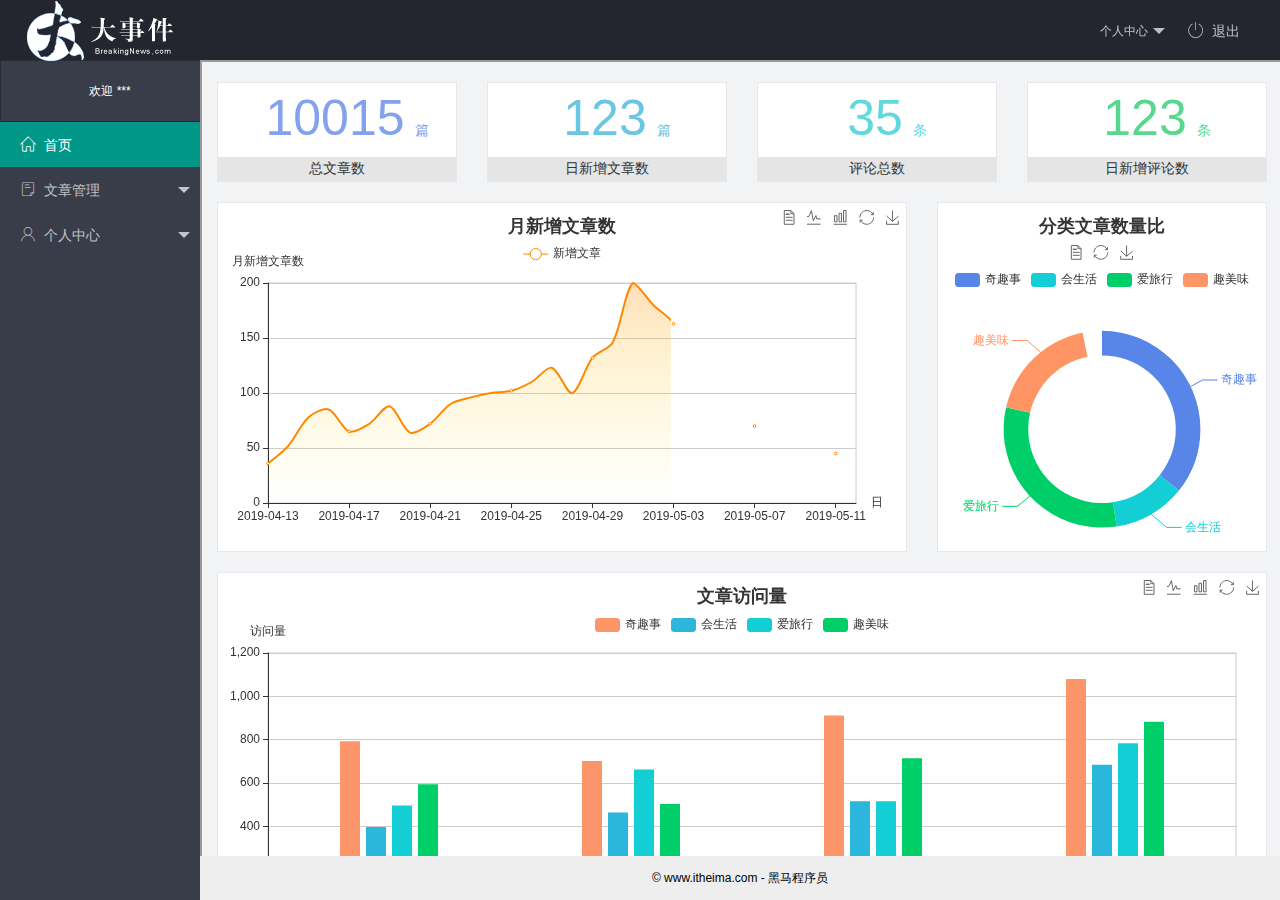
<file: index.html>
<!DOCTYPE html>
<html lang="en">
<head>
    <meta charset="UTF-8">
    <meta http-equiv="X-UA-Compatible" content="IE=edge">
    <meta name="viewport" content="width=device-width, initial-scale=1.0">
    <title>后台主页</title>
    <!-- 导入 Layui 的样式表 -->
    <link rel="stylesheet" href="./assets/lib/layui/css/layui.css"/>
    <!-- 导入第三方的图标库 -->
    <link rel="stylesheet" href="./assets/fonts/iconfont.css"/>
    <!-- 导入自己的样式表 -->
    <link rel="stylesheet" href="./assets/css/index.css"/>
</head>
<body>
    <div class="layui-layout layui-layout-admin">
      <div class="layui-header">
        <div class="layui-logo layui-hide-xs">
            <img src="./assets/images/logo.png" alt=""/>
        </div>
        <!-- 头部区域（可配合layui 已有的水平导航） -->
        <ul class="layui-nav layui-layout-left">
          <!-- 移动端显示 -->
          <li class="layui-nav-item layui-show-xs-inline-block layui-hide-sm" lay-header-event="menuLeft">
            <i class="layui-icon layui-icon-spread-left"></i>
          </li>
          </li>
        </ul>
        <ul class="layui-nav layui-layout-right">
          <li class="layui-nav-item layui-hide layui-show-md-inline-block">
            <a href="javascript:;" class="userinfo">
              <img src="./assets/images/sample2.jpg" class="layui-nav-img"/>
              <span class="text-avatar" style="display: none;">A</span>
              个人中心
            </a>
            <dl class="layui-nav-child">
              <dd><a href="./user/user_info.html" target="fm">基本资料</a></dd>
              <dd><a href="./user/user_avatar.html" target="fm">更换头像</a></dd>
              <dd><a href="./user/user_pwd.html" target="fm">重置密码</a></dd>
            </dl>
          </li>
          <li class="layui-nav-item" lay-header-event="menuRight" lay-unselect>
            <a href="javascript:;" id="btnLogout"><span class="iconfont icon-tuichu"></span>退出</a>
          </li>
        </ul>
      </div>
      
      <div class="layui-side layui-bg-black">
        <div class="layui-side-scroll">
          <div class="userinfo">
            <img src="./assets/images/sample2.jpg" class="layui-nav-img"/>
            <span class="text-avatar" style="display: none;">A</span>
            <span id="welcome">欢迎 ***</span>
          </div>
          <!-- 左侧导航区域（可配合layui已有的垂直导航） -->
          <ul class="layui-nav layui-nav-tree"  lay-shrink="all">
            <li class="layui-nav-item layui-this"><a href="./home/dashboard.html" target="fm"><span class="iconfont icon-home"></span>首页</a></li>
            <li class="layui-nav-item">
              <a class="" href="javascript:;"><span class="iconfont icon-16"></span>文章管理</a>
              <dl class="layui-nav-child">
                <dd><a href="./article/art_cate.html" target="fm"><i class="layui-icon layui-icon-face-smile"></i>文章类别</a></dd>
                <dd><a href="./article/art_list.html" target="fm"><i class="layui-icon layui-icon-face-smile"></i>文章列表</a></dd>
                <dd><a href="./article/art_pub.html" target="fm"><i class="layui-icon layui-icon-face-smile"></i>发布文章</a></dd>
              </dl>
            </li>
            <li class="layui-nav-item">
              <a href="javascript:;"><span class="iconfont icon-user"></span>个人中心</a>
              <dl class="layui-nav-child">
                <dd><a href="./user/user_info.html" target="fm"><i class="layui-icon layui-icon-face-smile"></i>基本资料</a></dd>
                <dd><a href="./user/user_avatar.html" target="fm"><i class="layui-icon layui-icon-face-smile"></i>更换头像</a></dd>
                <dd><a href="./user/user_pwd.html" target="fm"><i class="layui-icon layui-icon-face-smile"></i>重置密码</a></dd>
              </dl>
            </li>
          </ul>
        </div>
      </div>
      
      <div class="layui-body">
        <!-- 内容主体区域 -->
        <iframe name="fm" src="./home/dashboard.html"></iframe>
      </div>
      
      <div class="layui-footer">
        <!-- 底部固定区域 -->
        © www.itheima.com - 黑马程序员
      </div>
    </div>
    <!-- 导入 Layui 的js文件 -->
    <script src="./assets/lib/layui/layui.all.js"></script>
    <!-- 导入 Jquery -->
    <script src="./assets/lib/jquery.js"></script>
    <!-- 导入自己封装的baseAPI -->
    <script src="./assets/js/baseAPI.js"></script>
    <!-- 导入自己的js文件 -->
    <script src="./assets/js/index.js"></script>
    </body>
    
</html>
</file>
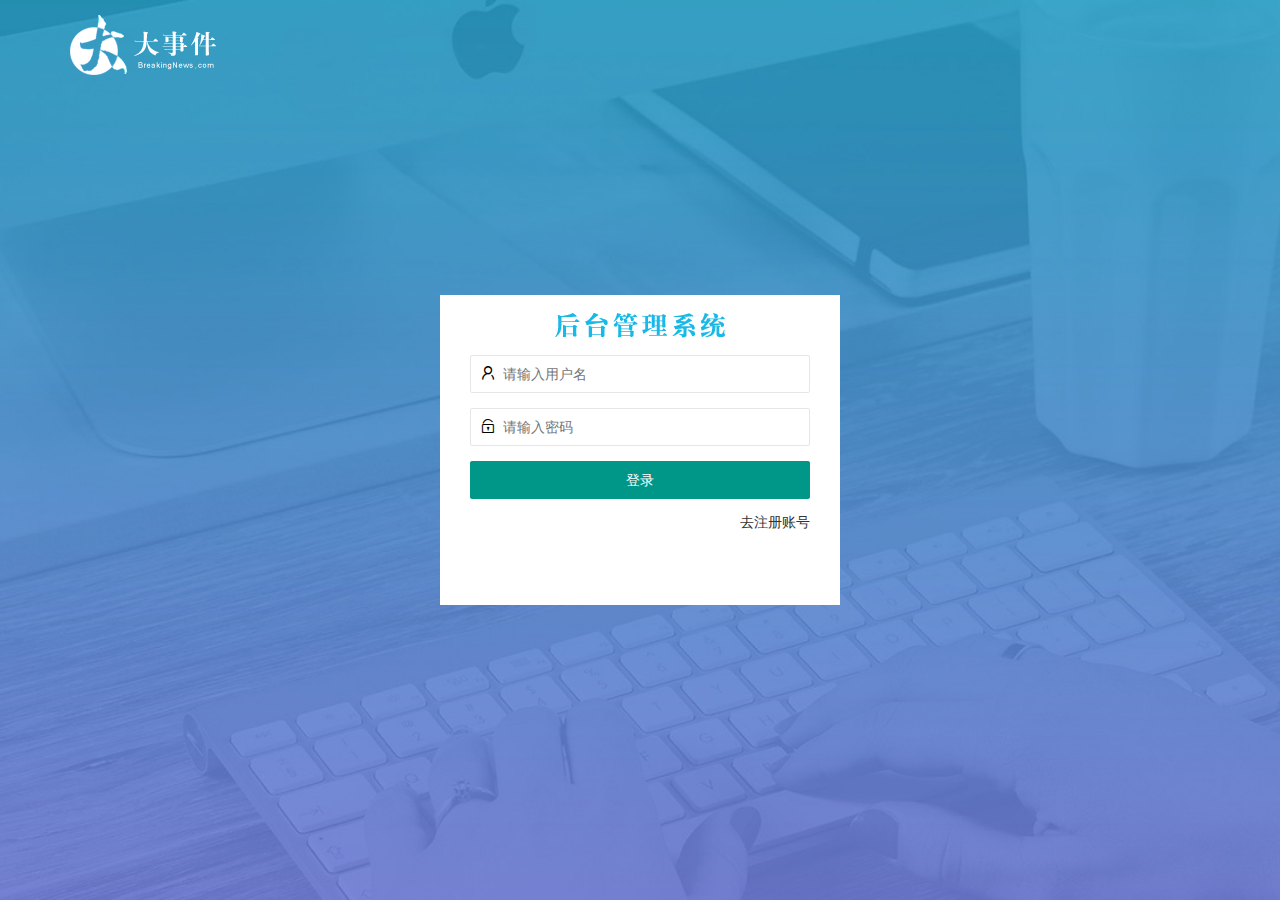
<file: login.html>
<!DOCTYPE html>
<html lang="en">
<head>
    <meta charset="UTF-8">
    <meta http-equiv="X-UA-Compatible" content="IE=edge">
    <meta name="viewport" content="width=device-width, initial-scale=1.0">
    <title>大事件—登录/注册页面</title>
    <!-- 导入 Layui 的样式 -->
    <link rel="stylesheet" href="./assets/lib/layui/css/layui.css" />
    <!-- 导入自己的样式 -->
    <link rel="stylesheet" href="./assets/css/login.css" />
</head>
<body>
    <!-- 头部logo区域 -->
    <div class="layui-main">
        <img src="./assets/images/logo.png" alt="" />
    </div>
    <!-- 登录注册区域 -->
    <div class="loginAndRegBox">
        <div class="title-box"></div>
        <!-- 登录页面 -->
        <div class="login-box">
            <form class="layui-form" id="form_login">  
                <!-- 用户名 -->
                <div class="layui-form-item">
                    <i class="layui-icon layui-icon-username"></i> 
                    <input type="text" name="username" required  lay-verify="required" placeholder="请输入用户名" autocomplete="off" class="layui-input">
                </div>
                <!-- 密码 -->
                <div class="layui-form-item">
                    <i class="layui-icon layui-icon-password"></i> 
                    <input type="password" name="password" required  lay-verify="required|pwd" placeholder="请输入密码" autocomplete="off" class="layui-input">
                </div>
                <!-- 登录按钮 -->
                <div class="layui-form-item">
                    <button class="layui-btn layui-btn-fluid" lay-submit>登录</button>
                </div>   
                <div class="layui-form-item links">
                    <a href="javascript:;" id="link_reg">去注册账号</a>
                </div> 
            </form>
           
            
        </div>
        <!-- 注册页面 -->
        <div class="reg-box">
            <form class="layui-form" id="form_reg">  
                <!-- 用户名 -->
                <div class="layui-form-item">
                    <i class="layui-icon layui-icon-username"></i> 
                    <input type="text" name="username" required  lay-verify="required" placeholder="请输入用户名" autocomplete="off" class="layui-input">
                </div>
                <!-- 密码 -->
                <div class="layui-form-item">
                    <i class="layui-icon layui-icon-password"></i> 
                    <input type="password" name="password" required  lay-verify="required|pwd" placeholder="请输入密码" autocomplete="off" class="layui-input">
                </div>
                <!-- 密码确认 -->
                <div class="layui-form-item">
                    <i class="layui-icon layui-icon-password"></i> 
                    <input type="password" name="repassword" required  lay-verify="required|repwd" placeholder="再次确认密码" autocomplete="off" class="layui-input">
                </div>
                <!-- 注册按钮 -->
                <div class="layui-form-item">
                    <button class="layui-btn layui-btn-fluid" lay-submit>注册</button>
                </div>   
                <div class="layui-form-item links">
                    <a href="javascript:;" id="link_login">去登录</a>
                </div> 
            </form> 
        </div>
    </div>
     <!-- 导入Layui的js文件 -->
     <script src="./assets/lib/layui/layui.all.js"></script>
     <!-- 导入jquery -->
     <script src="./assets/lib/jquery.js"></script>
     <!-- 导入自己封装的baseAPI.js -->
     <script src="./assets/js/baseAPI.js"></script>
     <!-- 导入自己的javascript脚本 -->
     <script src="./assets/js/login.js"></script>
</body>
</html>
</file>
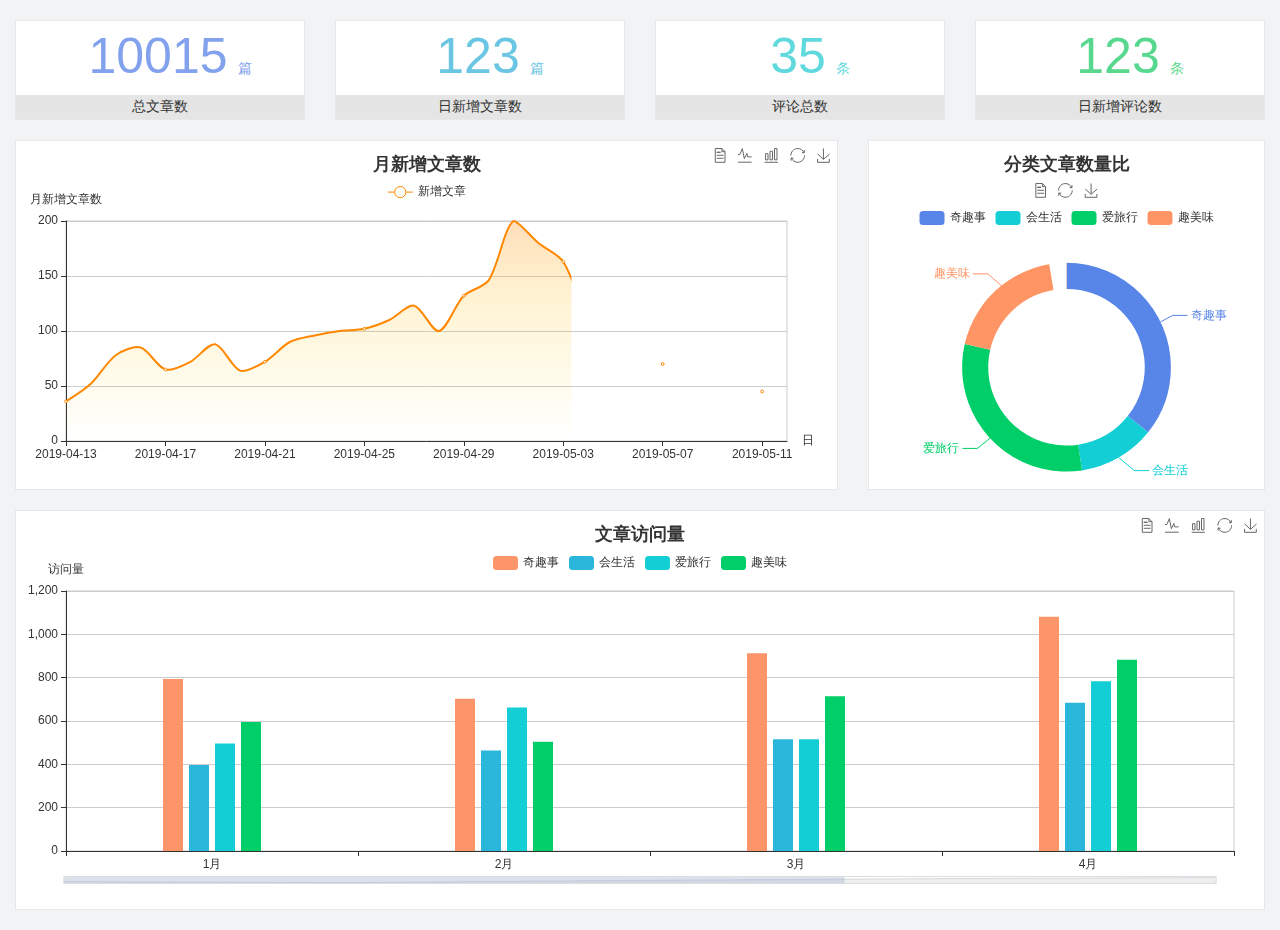
<file: home/dashboard.html>
<!DOCTYPE html>
<html lang="en">

<head>
  <meta charset="UTF-8">
  <meta name="viewport" content="width=device-width, initial-scale=1.0">
  <meta http-equiv="X-UA-Compatible" content="ie=edge">
  <title>图表统计</title>
  <link rel="stylesheet" href="../../assets/lib/bootstrap.css" />
  <link rel="stylesheet" href="../../assets/lib/main.css" />
  <script src="../../assets/lib/jquery.js"></script>
  <script type="text/javascript" src="../../assets/lib/echarts.min.js"></script>
</head>

<body>
  <div class="container-fluid">
    <div class="row spannel_list">
      <div class="col-sm-3 col-xs-6">
        <div class="spannel">
          <em>10015</em><span>篇</span>
          <b>总文章数</b>
        </div>
      </div>
      <div class="col-sm-3 col-xs-6">
        <div class="spannel scolor01">
          <em>123</em><span>篇</span>
          <b>日新增文章数</b>
        </div>
      </div>
      <div class="col-sm-3 col-xs-6">
        <div class="spannel scolor02">
          <em>35</em><span>条</span>
          <b>评论总数</b>
        </div>
      </div>
      <div class="col-sm-3 col-xs-6">
        <div class="spannel scolor03">
          <em>123</em><span>条</span>
          <b>日新增评论数</b>
        </div>
      </div>
    </div>
  </div>

  <div class="container-fluid">
    <div class="row curve-pie">
      <div class="col-lg-8 col-md-8">
        <div class="gragh_pannel" id="curve_show"></div>
      </div>
      <div class="col-lg-4 col-md-4">
        <div class="gragh_pannel" id="pie_show"></div>
      </div>
    </div>
  </div>

  <div class="container-fluid">
    <div class="column_pannel" id="column_show"></div>
  </div>

  <script>
    var oChart = echarts.init(document.getElementById('curve_show'));
    var aList_all = [
      { 'count': 36, 'date': '2019-04-13' },
      { 'count': 52, 'date': '2019-04-14' },
      { 'count': 78, 'date': '2019-04-15' },
      { 'count': 85, 'date': '2019-04-16' },
      { 'count': 65, 'date': '2019-04-17' },
      { 'count': 72, 'date': '2019-04-18' },
      { 'count': 88, 'date': '2019-04-19' },
      { 'count': 64, 'date': '2019-04-20' },
      { 'count': 72, 'date': '2019-04-21' },
      { 'count': 90, 'date': '2019-04-22' },
      { 'count': 96, 'date': '2019-04-23' },
      { 'count': 100, 'date': '2019-04-24' },
      { 'count': 102, 'date': '2019-04-25' },
      { 'count': 110, 'date': '2019-04-26' },
      { 'count': 123, 'date': '2019-04-27' },
      { 'count': 100, 'date': '2019-04-28' },
      { 'count': 132, 'date': '2019-04-29' },
      { 'count': 146, 'date': '2019-04-30' },
      { 'count': 200, 'date': '2019-05-01' },
      { 'count': 180, 'date': '2019-05-02' },
      { 'count': 163, 'date': '2019-05-03' },
      { 'count': 110, 'date': '2019-05-04' },
      { 'count': 80, 'date': '2019-05-05' },
      { 'count': 82, 'date': '2019-05-06' },
      { 'count': 70, 'date': '2019-05-07' },
      { 'count': 65, 'date': '2019-05-08' },
      { 'count': 54, 'date': '2019-05-09' },
      { 'count': 40, 'date': '2019-05-10' },
      { 'count': 45, 'date': '2019-05-11' },
      { 'count': 38, 'date': '2019-05-12' },
    ];

    let aCount = [];
    let aDate = [];

    for (var i = 0; i < aList_all.length; i++) {
      aCount.push(aList_all[i].count);
      aDate.push(aList_all[i].date);
    }

    var chartopt = {
      title: {
        text: '月新增文章数',
        left: 'center',
        top: '10'
      },
      tooltip: {
        trigger: 'axis'
      },
      legend: {
        data: ['新增文章'],
        top: '40'
      },
      toolbox: {
        show: true,
        feature: {
          mark: { show: true },
          dataView: { show: true, readOnly: false },
          magicType: { show: true, type: ['line', 'bar'] },
          restore: { show: true },
          saveAsImage: { show: true }
        }
      },
      calculable: true,
      xAxis: [
        {
          name: '日',
          type: 'category',
          boundaryGap: false,
          data: aDate
        }
      ],
      yAxis: [
        {
          name: '月新增文章数',
          type: 'value'
        }
      ],
      series: [
        {
          name: '新增文章',
          type: 'line',
          smooth: true,
          itemStyle: { normal: { areaStyle: { type: 'default' }, color: '#f80' }, lineStyle: { color: '#f80' } },
          data: aCount
        }],
      areaStyle: {
        normal: {
          color: new echarts.graphic.LinearGradient(0, 0, 0, 1, [{
            offset: 0,
            color: 'rgba(255,136,0,0.39)'
          }, {
            offset: .34,
            color: 'rgba(255,180,0,0.25)'
          }, {
            offset: 1,
            color: 'rgba(255,222,0,0.00)'
          }])

        }
      },
      grid: {
        show: true,
        x: 50,
        x2: 50,
        y: 80,
        height: 220
      }
    };

    oChart.setOption(chartopt);


    var oPie = echarts.init(document.getElementById('pie_show'));
    var oPieopt =
    {
      title: {
        top: 10,
        text: '分类文章数量比',
        x: 'center'
      },
      tooltip: {
        trigger: 'item',
        formatter: "{a} <br/>{b} : {c} ({d}%)"
      },
      color: ['#5885e8', '#13cfd5', '#00ce68', '#ff9565'],
      legend: {
        x: 'center',
        top: 65,
        data: ['奇趣事', '会生活', '爱旅行', '趣美味']
      },
      toolbox: {
        show: true,
        x: 'center',
        top: 35,
        feature: {
          mark: { show: true },
          dataView: { show: true, readOnly: false },
          magicType: {
            show: true,
            type: ['pie', 'funnel'],
            option: {
              funnel: {
                x: '25%',
                width: '50%',
                funnelAlign: 'left',
                max: 1548
              }
            }
          },
          restore: { show: true },
          saveAsImage: { show: true }
        }
      },
      calculable: true,
      series: [
        {
          name: '访问来源',
          type: 'pie',
          radius: ['45%', '60%'],
          center: ['50%', '65%'],
          data: [
            { value: 300, name: '奇趣事' },
            { value: 100, name: '会生活' },
            { value: 260, name: '爱旅行' },
            { value: 180, name: '趣美味' }
          ]
        }
      ]
    };
    oPie.setOption(oPieopt);



    var oColumn = this.echarts.init(document.getElementById('column_show'));
    var oColumnopt =
    {
      title: {
        text: '文章访问量',
        left: 'center',
        top: '10'
      },
      tooltip: {
        trigger: 'axis'
      },
      legend: {
        data: ['奇趣事', '会生活', '爱旅行', '趣美味'],
        top: '40'
      },
      toolbox: {
        show: true,
        feature: {
          mark: { show: true },
          dataView: { show: true, readOnly: false },
          magicType: { show: true, type: ['line', 'bar'] },
          restore: { show: true },
          saveAsImage: { show: true }
        }
      },
      calculable: true,
      xAxis: [
        {
          type: 'category',
          data: ['1月', '2月', '3月', '4月', '5月']
        }
      ],
      yAxis: [
        {
          name: '访问量',
          type: 'value'
        }
      ],
      series: [
        {
          name: '奇趣事',
          type: 'bar',
          barWidth: 20,
          itemStyle: {
            normal: { areaStyle: { type: 'default' }, color: '#fd956a' }
          },
          data: [800, 708, 920, 1090, 1200]
        },
        {
          name: '会生活',
          type: 'bar',
          barWidth: 20,
          itemStyle: {
            normal: { areaStyle: { type: 'default' }, color: '#2bb6db' }
          },
          data: [400, 468, 520, 690, 800]
        },
        {
          name: '爱旅行',
          type: 'bar',
          barWidth: 20,
          itemStyle: {
            normal: { areaStyle: { type: 'default' }, color: '#13cfd5' }
          },
          data: [500, 668, 520, 790, 900]
        },
        {
          name: '趣美味',
          type: 'bar',
          barWidth: 20,
          itemStyle: {
            normal: { areaStyle: { type: 'default' }, color: '#00ce68' }
          },
          data: [600, 508, 720, 890, 1000]
        }
      ],
      grid: {
        show: true,
        x: 50,
        x2: 30,
        y: 80,
        height: 260
      },
      dataZoom: [//给x轴设置滚动条
        {
          start: 0,//默认为0
          end: 100 - 1000 / 31,//默认为100
          type: 'slider',
          show: true,
          xAxisIndex: [0],
          handleSize: 0,//滑动条的 左右2个滑动条的大小
          height: 8,//组件高度
          left: 45, //左边的距离
          right: 50,//右边的距离
          bottom: 26,//右边的距离
          handleColor: '#ddd',//h滑动图标的颜色
          handleStyle: {
            borderColor: "#cacaca",
            borderWidth: "1",
            shadowBlur: 2,
            background: "#ddd",
            shadowColor: "#ddd",
          }
        }]
    };
    oColumn.setOption(oColumnopt);
  </script>
</body>

</html>
</file>
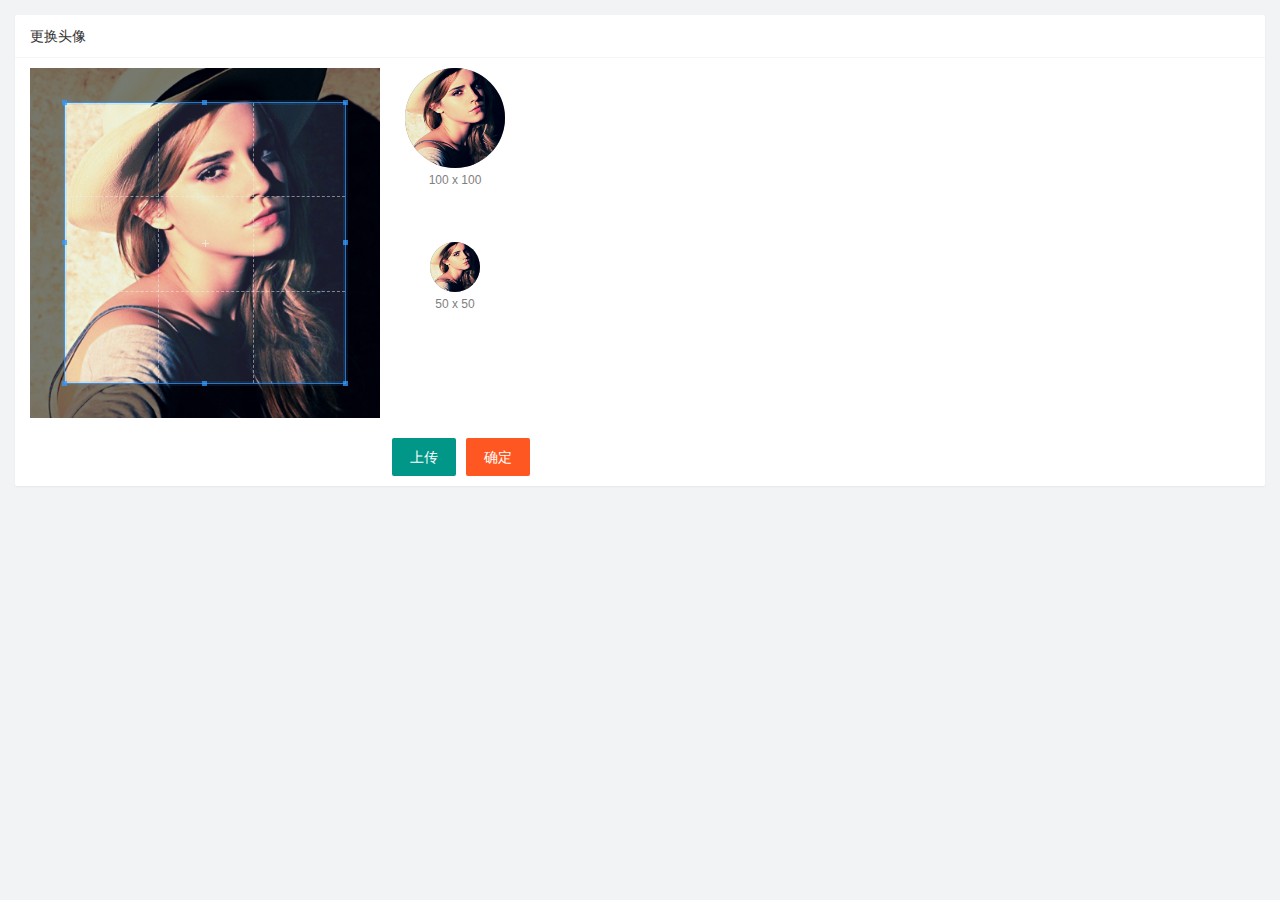
<file: user/user_avatar.html>
<!DOCTYPE html>
<html lang="en">
<head>
    <meta charset="UTF-8">
    <meta http-equiv="X-UA-Compatible" content="IE=edge">
    <meta name="viewport" content="width=device-width, initial-scale=1.0">
    <title>更换头像</title>
    <!-- 导入Layui的样式表 -->
    <link rel="stylesheet" href="../assets/lib/layui/css/layui.css">
    <!-- 导入cropper的样式表 -->
    <link rel="stylesheet" href="../assets/lib/cropper/cropper.css">
    <!-- 导入自己的样式表 -->
    <link rel="stylesheet" href="../assets/css/user/user_avatar.css">
</head>
<body>
    <!-- 卡片区域 -->
    <div class="layui-card">
        <div class="layui-card-header">更换头像</div>
        <div class="layui-card-body">
           <!-- 第一行的图片裁剪和预览区域 -->
            <div class="row1">
                <!-- 图片裁剪区域 -->
                <div class="cropper-box">
                <!-- 这个 img 标签很重要，将来会把它初始化为裁剪区域 -->
                <img id="image" src="/assets/images/sample.jpg" />
                </div>
                <!-- 图片的预览区域 -->
                <div class="preview-box">
                <div>
                    <!-- 宽高为 100px 的预览区域 -->
                    <div class="img-preview w100"></div>
                    <p class="size">100 x 100</p>
                </div>
                <div>
                    <!-- 宽高为 50px 的预览区域 -->
                    <div class="img-preview w50"></div>
                    <p class="size">50 x 50</p>
                </div>
                </div>
            </div>

            <!-- 第二行的按钮区域 -->
            <div class="row2">
                <input type="file" id="file" accept="image/png,image/jpeg">
                <button type="button" class="layui-btn" id="btnChooseImage">上传</button>
                <button type="button" class="layui-btn layui-btn-danger" id="btnUpload">确定</button>
            </div>
        </div>
    </div>
    <!-- 导入Layui的js文件 -->
    <script src="../assets/lib/layui/layui.all.js"></script>
    <script src="../assets/lib/jquery.js"></script>
    <script src="../assets/lib/cropper/Cropper.js"></script>
    <script src="../assets/lib/cropper/jquery-cropper.js"></script>
    <!-- 导入自己封装的baseAPI文件 -->
    <script src="../assets/js/baseAPI.js"></script>
    <!-- 导入自己的js文件 -->
    <script src="../assets/js/user/user_avatar.js"></script>
</body>
</html>
</file>
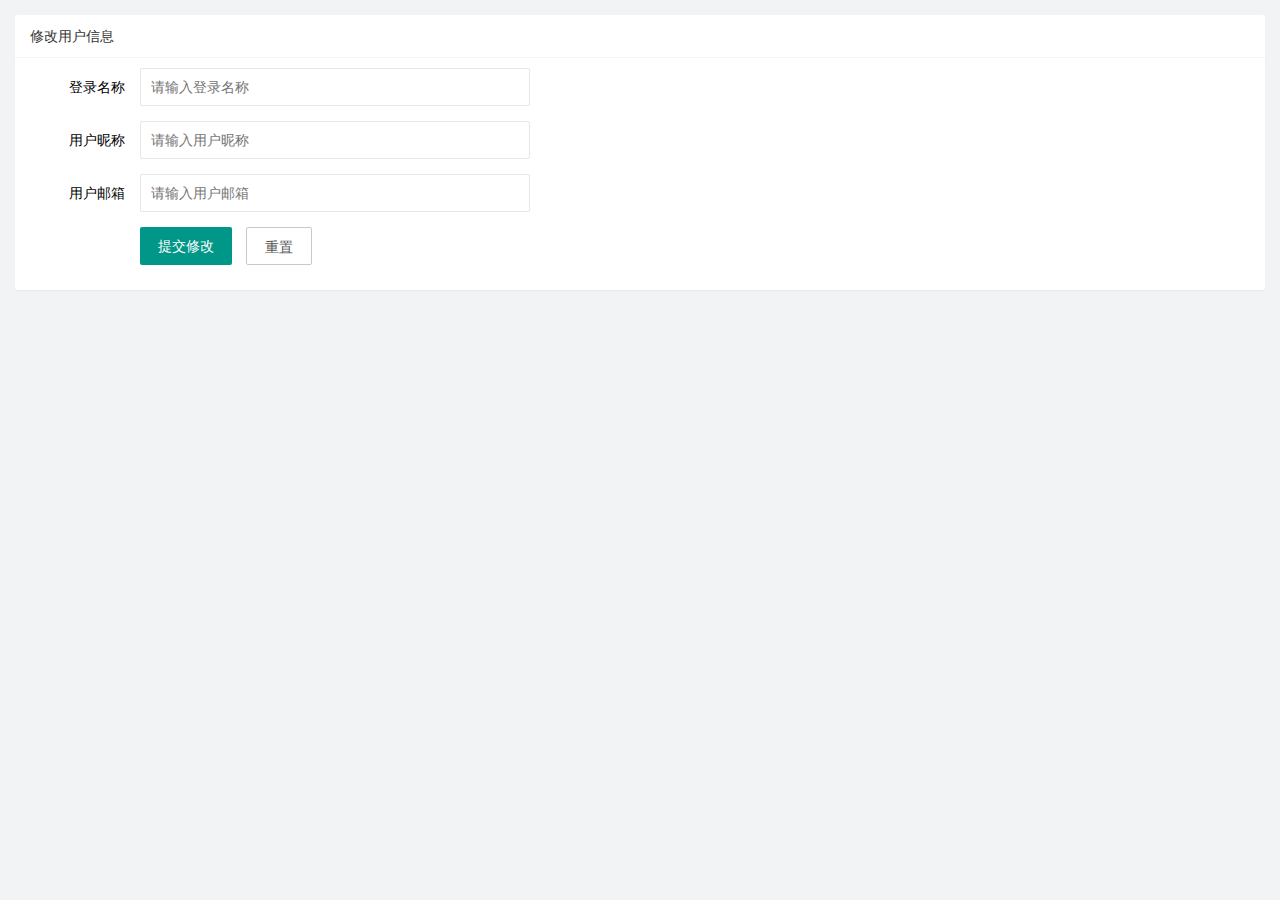
<file: user/user_info.html>
<!DOCTYPE html>
<html lang="en">
<head>
    <meta charset="UTF-8">
    <meta http-equiv="X-UA-Compatible" content="IE=edge">
    <meta name="viewport" content="width=device-width, initial-scale=1.0">
    <title>基本资料</title>
    <!-- 导入 Layui 的样式表 -->
    <link rel="stylesheet" href="../assets/lib/layui/css/layui.css">
    <!-- 导入自己的样式表 -->
    <link rel="stylesheet" href="../assets/css/user/user_info.css">
</head>
<body>
    <!-- 卡片区域 -->
    <div class="layui-card">
        <div class="layui-card-header">修改用户信息</div>
        <div class="layui-card-body">
            <form class="layui-form" lay-filter="formUserInfo">
                <input type="hidden" name="id" value="">
                <div class="layui-form-item">
                  <label class="layui-form-label">登录名称</label>
                  <div class="layui-input-block">
                    <input type="text" name="username" required  lay-verify="required" placeholder="请输入登录名称" autocomplete="off" class="layui-input" readonly>
                  </div>
                </div>
                <div class="layui-form-item">
                    <label class="layui-form-label">用户昵称</label>
                    <div class="layui-input-block">
                      <input type="text" name="nickname" required  lay-verify="required|nickname" placeholder="请输入用户昵称" autocomplete="off" class="layui-input">
                    </div>
                  </div>
                  <div class="layui-form-item">
                    <label class="layui-form-label">用户邮箱</label>
                    <div class="layui-input-block">
                      <input type="text" name="email" required  lay-verify="required|email" placeholder="请输入用户邮箱" autocomplete="off" class="layui-input">
                    </div>
                  </div>
                  <div class="layui-form-item">
                    <div class="layui-input-block">
                      <button class="layui-btn" lay-submit lay-filter="formDemo">提交修改</button>
                      <button type="reset" class="layui-btn layui-btn-primary" id="btnReset">重置</button>
                    </div>
                  </div>
            </form>
        </div>
    </div>
    <!-- 导入Layui的js文件 -->
    <script src="../assets/lib/layui/layui.all.js"></script>
    <!-- 导入juery -->
    <script src="../assets/lib/jquery.js"></script>
    <!-- 导入自己封装的baseAPI -->
    <script src="../assets/js/baseAPI.js"></script>
    <!-- 导入自己的js文件-->
    <script src="../assets/js/user/user_info.js"></script>
</body>
</html>
</file>
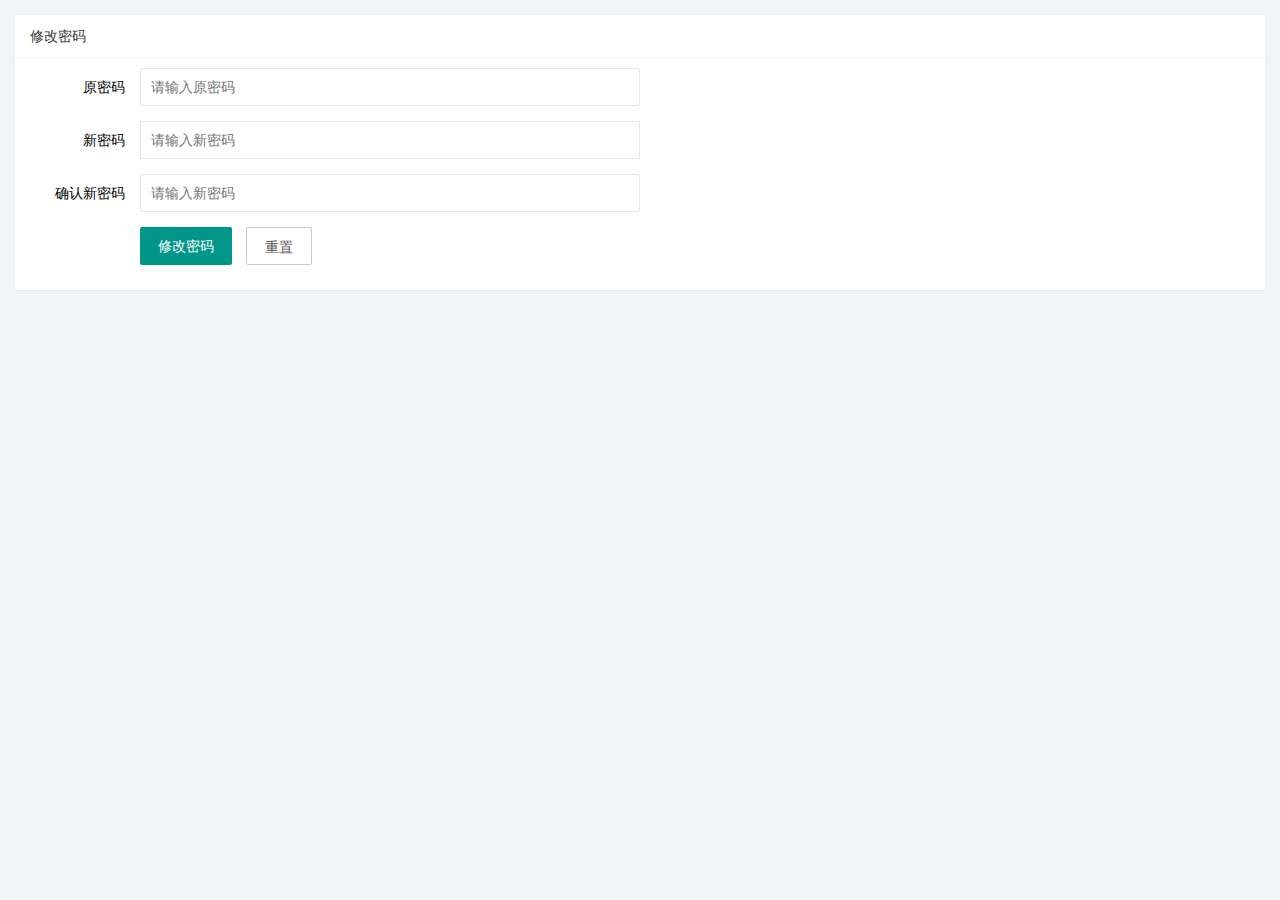
<file: user/user_pwd.html>
<!DOCTYPE html>
<html lang="en">
<head>
    <meta charset="UTF-8">
    <meta http-equiv="X-UA-Compatible" content="IE=edge">
    <meta name="viewport" content="width=device-width, initial-scale=1.0">
    <title>重置密码</title>
    <!-- 导入Layui的样式 -->
    <link rel="stylesheet" href="../assets/lib/layui/css/layui.css">
    <!-- 导入自己的样式表 -->
    <link rel="stylesheet" href="../assets/css/user/user_pwd.css">
</head>
<body>
    <!-- 卡片区域 -->
    <div class="layui-card">
        <div class="layui-card-header">修改密码</div>
        <div class="layui-card-body">
            <form class="layui-form">
                <div class="layui-form-item">
                  <label class="layui-form-label">原密码</label>
                  <div class="layui-input-block">
                    <input type="password" name="oldPwd" required  lay-verify="required|pwd" placeholder="请输入原密码" autocomplete="off" class="layui-input">
                  </div>
                </div>
                <div class="layui-form-item">
                    <label class="layui-form-label">新密码</label>
                    <div class="layui-input-block">
                      <input type="password" name="newPwd" required  lay-verify="required|pwd|samePwd" placeholder="请输入新密码" autocomplete="off" class="layui-input">
                    </div>
                  </div>
                  <div class="layui-form-item">
                    <label class="layui-form-label">确认新密码</label>
                    <div class="layui-input-block">
                      <input type="password" name="rePwd" required  lay-verify="required|pwd" placeholder="请输入新密码" autocomplete="off" class="layui-input">
                    </div>
                  </div>
                  <div class="layui-form-item">
                    <div class="layui-input-block">
                      <button class="layui-btn" lay-submit lay-filter="formDemo">修改密码</button>
                      <button type="reset" class="layui-btn layui-btn-primary">重置</button>
                    </div>
                  </div>
            </form>
        </div>
      </div>
      <!-- 导入Layui的js文件 -->
      <script src="../assets/lib/layui/layui.all.js"></script>
      <!-- 导入jquerys -->
      <script src="../assets/lib/jquery.js"></script>
      <!-- 导入自己封装的baseAPI文件 -->
      <script src="../assets/js/baseAPI.js"></script>
      <!-- 导入自己的js文件 -->
      <script src="../assets/js/user/user_pwd.js"></script>
</body>
</html>
</file>
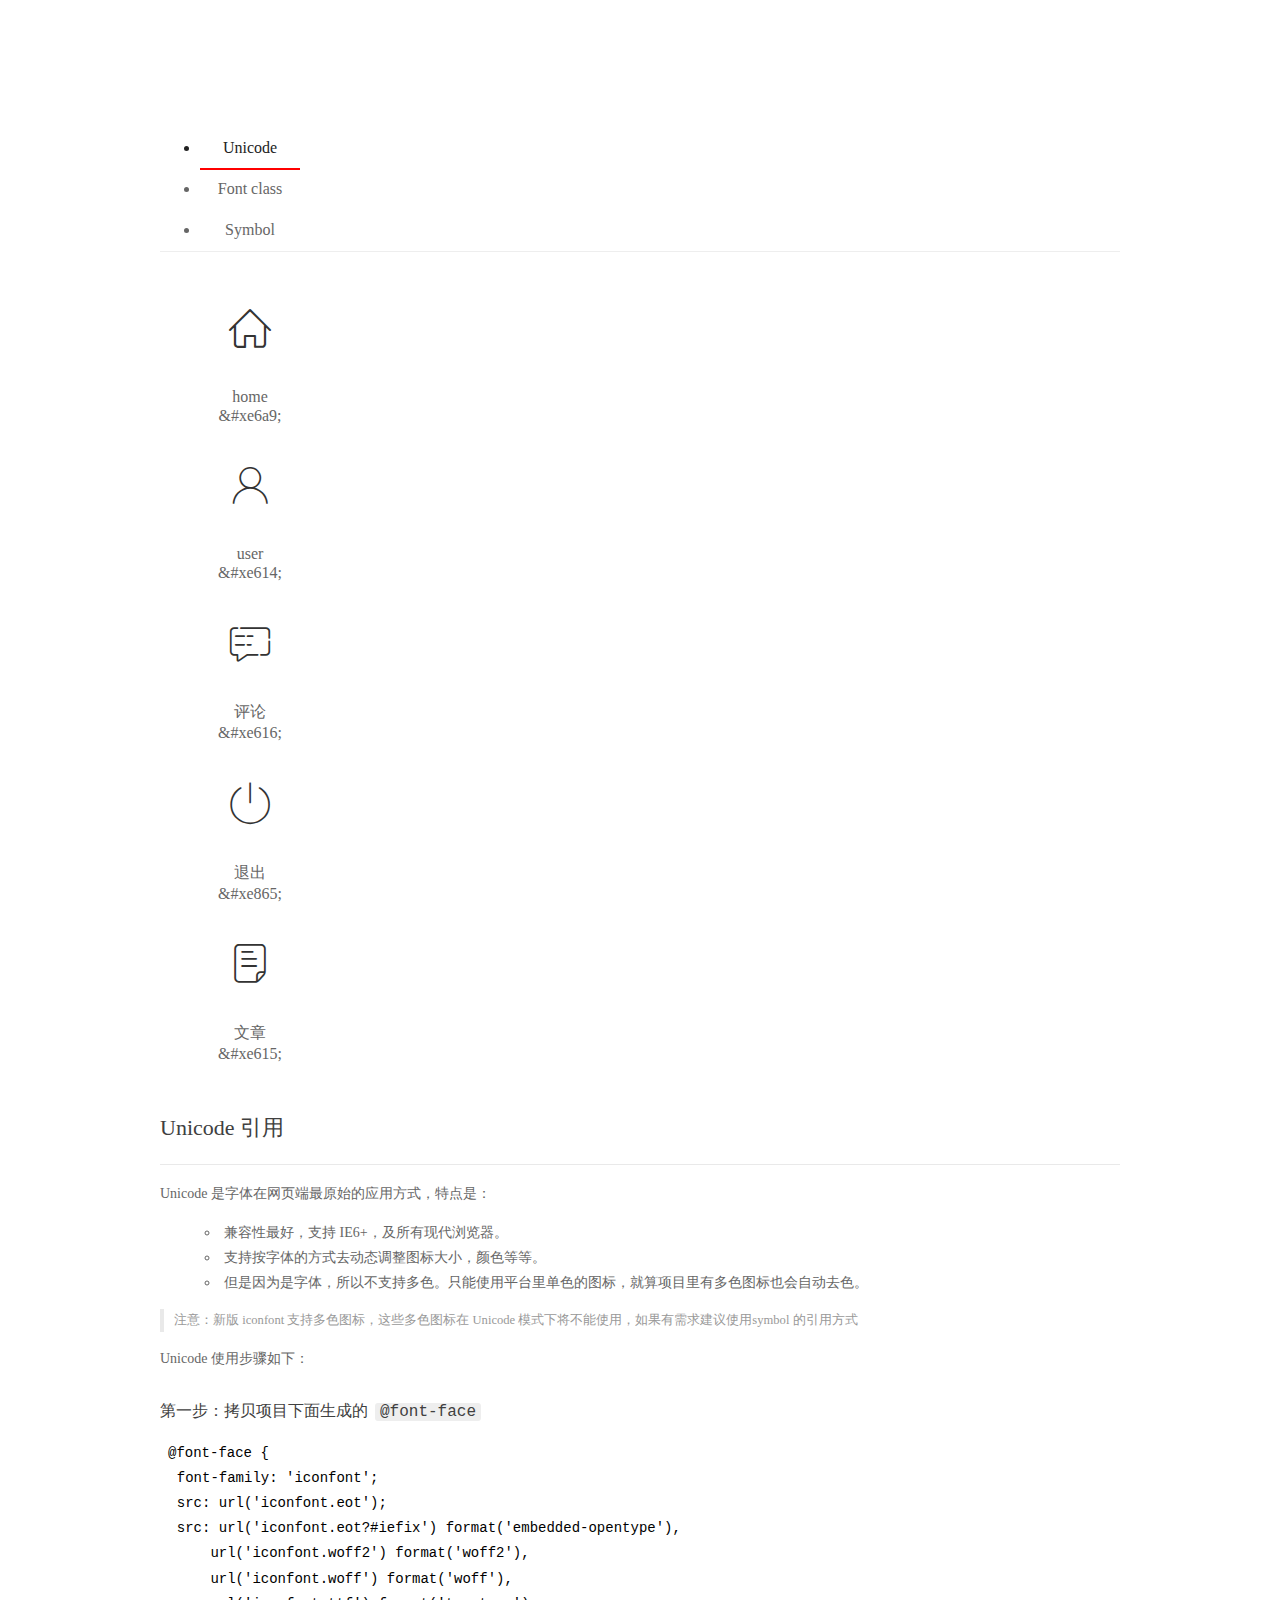
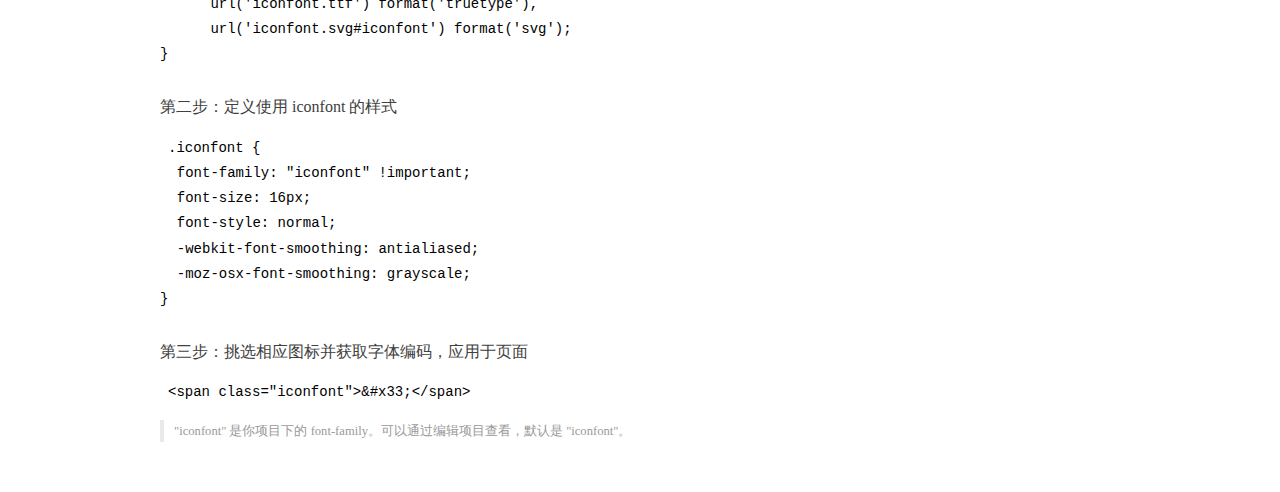
<file: assets/fonts/demo_index.html>
<!DOCTYPE html>
<html>
<head>
  <meta charset="utf-8"/>
  <title>IconFont Demo</title>
  <link rel="shortcut icon" href="https://gtms04.alicdn.com/tps/i4/TB1_oz6GVXXXXaFXpXXJDFnIXXX-64-64.ico" type="image/x-icon"/>
  <link rel="stylesheet" href="https://g.alicdn.com/thx/cube/1.3.2/cube.min.css">
  <link rel="stylesheet" href="demo.css">
  <link rel="stylesheet" href="iconfont.css">
  <script src="iconfont.js"></script>
  <!-- jQuery -->
  <script src="https://a1.alicdn.com/oss/uploads/2018/12/26/7bfddb60-08e8-11e9-9b04-53e73bb6408b.js"></script>
  <!-- 代码高亮 -->
  <script src="https://a1.alicdn.com/oss/uploads/2018/12/26/a3f714d0-08e6-11e9-8a15-ebf944d7534c.js"></script>
</head>
<body>
  <div class="main">
    <h1 class="logo"><a href="https://www.iconfont.cn/" title="iconfont 首页" target="_blank">&#xe86b;</a></h1>
    <div class="nav-tabs">
      <ul id="tabs" class="dib-box">
        <li class="dib active"><span>Unicode</span></li>
        <li class="dib"><span>Font class</span></li>
        <li class="dib"><span>Symbol</span></li>
      </ul>
      
    </div>
    <div class="tab-container">
      <div class="content unicode" style="display: block;">
          <ul class="icon_lists dib-box">
          
            <li class="dib">
              <span class="icon iconfont">&#xe6a9;</span>
                <div class="name">home</div>
                <div class="code-name">&amp;#xe6a9;</div>
              </li>
          
            <li class="dib">
              <span class="icon iconfont">&#xe614;</span>
                <div class="name">user</div>
                <div class="code-name">&amp;#xe614;</div>
              </li>
          
            <li class="dib">
              <span class="icon iconfont">&#xe616;</span>
                <div class="name">评论</div>
                <div class="code-name">&amp;#xe616;</div>
              </li>
          
            <li class="dib">
              <span class="icon iconfont">&#xe865;</span>
                <div class="name">退出</div>
                <div class="code-name">&amp;#xe865;</div>
              </li>
          
            <li class="dib">
              <span class="icon iconfont">&#xe615;</span>
                <div class="name">文章</div>
                <div class="code-name">&amp;#xe615;</div>
              </li>
          
          </ul>
          <div class="article markdown">
          <h2 id="unicode-">Unicode 引用</h2>
          <hr>

          <p>Unicode 是字体在网页端最原始的应用方式，特点是：</p>
          <ul>
            <li>兼容性最好，支持 IE6+，及所有现代浏览器。</li>
            <li>支持按字体的方式去动态调整图标大小，颜色等等。</li>
            <li>但是因为是字体，所以不支持多色。只能使用平台里单色的图标，就算项目里有多色图标也会自动去色。</li>
          </ul>
          <blockquote>
            <p>注意：新版 iconfont 支持多色图标，这些多色图标在 Unicode 模式下将不能使用，如果有需求建议使用symbol 的引用方式</p>
          </blockquote>
          <p>Unicode 使用步骤如下：</p>
          <h3 id="-font-face">第一步：拷贝项目下面生成的 <code>@font-face</code></h3>
<pre><code class="language-css"
>@font-face {
  font-family: 'iconfont';
  src: url('iconfont.eot');
  src: url('iconfont.eot?#iefix') format('embedded-opentype'),
      url('iconfont.woff2') format('woff2'),
      url('iconfont.woff') format('woff'),
      url('iconfont.ttf') format('truetype'),
      url('iconfont.svg#iconfont') format('svg');
}
</code></pre>
          <h3 id="-iconfont-">第二步：定义使用 iconfont 的样式</h3>
<pre><code class="language-css"
>.iconfont {
  font-family: "iconfont" !important;
  font-size: 16px;
  font-style: normal;
  -webkit-font-smoothing: antialiased;
  -moz-osx-font-smoothing: grayscale;
}
</code></pre>
          <h3 id="-">第三步：挑选相应图标并获取字体编码，应用于页面</h3>
<pre>
<code class="language-html"
>&lt;span class="iconfont"&gt;&amp;#x33;&lt;/span&gt;
</code></pre>
          <blockquote>
            <p>"iconfont" 是你项目下的 font-family。可以通过编辑项目查看，默认是 "iconfont"。</p>
          </blockquote>
          </div>
      </div>
      <div class="content font-class">
        <ul class="icon_lists dib-box">
          
          <li class="dib">
            <span class="icon iconfont icon-home"></span>
            <div class="name">
              home
            </div>
            <div class="code-name">.icon-home
            </div>
          </li>
          
          <li class="dib">
            <span class="icon iconfont icon-user"></span>
            <div class="name">
              user
            </div>
            <div class="code-name">.icon-user
            </div>
          </li>
          
          <li class="dib">
            <span class="icon iconfont icon-pinglun"></span>
            <div class="name">
              评论
            </div>
            <div class="code-name">.icon-pinglun
            </div>
          </li>
          
          <li class="dib">
            <span class="icon iconfont icon-tuichu"></span>
            <div class="name">
              退出
            </div>
            <div class="code-name">.icon-tuichu
            </div>
          </li>
          
          <li class="dib">
            <span class="icon iconfont icon-16"></span>
            <div class="name">
              文章
            </div>
            <div class="code-name">.icon-16
            </div>
          </li>
          
        </ul>
        <div class="article markdown">
        <h2 id="font-class-">font-class 引用</h2>
        <hr>

        <p>font-class 是 Unicode 使用方式的一种变种，主要是解决 Unicode 书写不直观，语意不明确的问题。</p>
        <p>与 Unicode 使用方式相比，具有如下特点：</p>
        <ul>
          <li>兼容性良好，支持 IE8+，及所有现代浏览器。</li>
          <li>相比于 Unicode 语意明确，书写更直观。可以很容易分辨这个 icon 是什么。</li>
          <li>因为使用 class 来定义图标，所以当要替换图标时，只需要修改 class 里面的 Unicode 引用。</li>
          <li>不过因为本质上还是使用的字体，所以多色图标还是不支持的。</li>
        </ul>
        <p>使用步骤如下：</p>
        <h3 id="-fontclass-">第一步：引入项目下面生成的 fontclass 代码：</h3>
<pre><code class="language-html">&lt;link rel="stylesheet" href="./iconfont.css"&gt;
</code></pre>
        <h3 id="-">第二步：挑选相应图标并获取类名，应用于页面：</h3>
<pre><code class="language-html">&lt;span class="iconfont icon-xxx"&gt;&lt;/span&gt;
</code></pre>
        <blockquote>
          <p>"
            iconfont" 是你项目下的 font-family。可以通过编辑项目查看，默认是 "iconfont"。</p>
        </blockquote>
      </div>
      </div>
      <div class="content symbol">
          <ul class="icon_lists dib-box">
          
            <li class="dib">
                <svg class="icon svg-icon" aria-hidden="true">
                  <use xlink:href="#icon-home"></use>
                </svg>
                <div class="name">home</div>
                <div class="code-name">#icon-home</div>
            </li>
          
            <li class="dib">
                <svg class="icon svg-icon" aria-hidden="true">
                  <use xlink:href="#icon-user"></use>
                </svg>
                <div class="name">user</div>
                <div class="code-name">#icon-user</div>
            </li>
          
            <li class="dib">
                <svg class="icon svg-icon" aria-hidden="true">
                  <use xlink:href="#icon-pinglun"></use>
                </svg>
                <div class="name">评论</div>
                <div class="code-name">#icon-pinglun</div>
            </li>
          
            <li class="dib">
                <svg class="icon svg-icon" aria-hidden="true">
                  <use xlink:href="#icon-tuichu"></use>
                </svg>
                <div class="name">退出</div>
                <div class="code-name">#icon-tuichu</div>
            </li>
          
            <li class="dib">
                <svg class="icon svg-icon" aria-hidden="true">
                  <use xlink:href="#icon-16"></use>
                </svg>
                <div class="name">文章</div>
                <div class="code-name">#icon-16</div>
            </li>
          
          </ul>
          <div class="article markdown">
          <h2 id="symbol-">Symbol 引用</h2>
          <hr>

          <p>这是一种全新的使用方式，应该说这才是未来的主流，也是平台目前推荐的用法。相关介绍可以参考这篇<a href="">文章</a>
            这种用法其实是做了一个 SVG 的集合，与另外两种相比具有如下特点：</p>
          <ul>
            <li>支持多色图标了，不再受单色限制。</li>
            <li>通过一些技巧，支持像字体那样，通过 <code>font-size</code>, <code>color</code> 来调整样式。</li>
            <li>兼容性较差，支持 IE9+，及现代浏览器。</li>
            <li>浏览器渲染 SVG 的性能一般，还不如 png。</li>
          </ul>
          <p>使用步骤如下：</p>
          <h3 id="-symbol-">第一步：引入项目下面生成的 symbol 代码：</h3>
<pre><code class="language-html">&lt;script src="./iconfont.js"&gt;&lt;/script&gt;
</code></pre>
          <h3 id="-css-">第二步：加入通用 CSS 代码（引入一次就行）：</h3>
<pre><code class="language-html">&lt;style&gt;
.icon {
  width: 1em;
  height: 1em;
  vertical-align: -0.15em;
  fill: currentColor;
  overflow: hidden;
}
&lt;/style&gt;
</code></pre>
          <h3 id="-">第三步：挑选相应图标并获取类名，应用于页面：</h3>
<pre><code class="language-html">&lt;svg class="icon" aria-hidden="true"&gt;
  &lt;use xlink:href="#icon-xxx"&gt;&lt;/use&gt;
&lt;/svg&gt;
</code></pre>
          </div>
      </div>

    </div>
  </div>
  <script>
  $(document).ready(function () {
      $('.tab-container .content:first').show()

      $('#tabs li').click(function (e) {
        var tabContent = $('.tab-container .content')
        var index = $(this).index()

        if ($(this).hasClass('active')) {
          return
        } else {
          $('#tabs li').removeClass('active')
          $(this).addClass('active')

          tabContent.hide().eq(index).fadeIn()
        }
      })
    })
  </script>
</body>
</html>
</file>
<file: assets/lib/layui/css/layui.css>
/** layui-v2.5.5 MIT License By https://www.layui.com */
 .layui-inline,img{display:inline-block;vertical-align:middle}h1,h2,h3,h4,h5,h6{font-weight:400}.layui-edge,.layui-header,.layui-inline,.layui-main{position:relative}.layui-body,.layui-edge,.layui-elip{overflow:hidden}.layui-btn,.layui-edge,.layui-inline,img{vertical-align:middle}.layui-btn,.layui-disabled,.layui-icon,.layui-unselect{-moz-user-select:none;-webkit-user-select:none;-ms-user-select:none}.layui-elip,.layui-form-checkbox span,.layui-form-pane .layui-form-label{text-overflow:ellipsis;white-space:nowrap}.layui-breadcrumb,.layui-tree-btnGroup{visibility:hidden}blockquote,body,button,dd,div,dl,dt,form,h1,h2,h3,h4,h5,h6,input,li,ol,p,pre,td,textarea,th,ul{margin:0;padding:0;-webkit-tap-highlight-color:rgba(0,0,0,0)}a:active,a:hover{outline:0}img{border:none}li{list-style:none}table{border-collapse:collapse;border-spacing:0}h4,h5,h6{font-size:100%}button,input,optgroup,option,select,textarea{font-family:inherit;font-size:inherit;font-style:inherit;font-weight:inherit;outline:0}pre{white-space:pre-wrap;white-space:-moz-pre-wrap;white-space:-pre-wrap;white-space:-o-pre-wrap;word-wrap:break-word}body{line-height:24px;font:14px Helvetica Neue,Helvetica,PingFang SC,Tahoma,Arial,sans-serif}hr{height:1px;margin:10px 0;border:0;clear:both}a{color:#333;text-decoration:none}a:hover{color:#777}a cite{font-style:normal;*cursor:pointer}.layui-border-box,.layui-border-box *{box-sizing:border-box}.layui-box,.layui-box *{box-sizing:content-box}.layui-clear{clear:both;*zoom:1}.layui-clear:after{content:'\20';clear:both;*zoom:1;display:block;height:0}.layui-inline{*display:inline;*zoom:1}.layui-edge{display:inline-block;width:0;height:0;border-width:6px;border-style:dashed;border-color:transparent}.layui-edge-top{top:-4px;border-bottom-color:#999;border-bottom-style:solid}.layui-edge-right{border-left-color:#999;border-left-style:solid}.layui-edge-bottom{top:2px;border-top-color:#999;border-top-style:solid}.layui-edge-left{border-right-color:#999;border-right-style:solid}.layui-disabled,.layui-disabled:hover{color:#d2d2d2!important;cursor:not-allowed!important}.layui-circle{border-radius:100%}.layui-show{display:block!important}.layui-hide{display:none!important}@font-face{font-family:layui-icon;src:url(../font/iconfont.eot?v=250);src:url(../font/iconfont.eot?v=250#iefix) format('embedded-opentype'),url(../font/iconfont.woff2?v=250) format('woff2'),url(../font/iconfont.woff?v=250) format('woff'),url(../font/iconfont.ttf?v=250) format('truetype'),url(../font/iconfont.svg?v=250#layui-icon) format('svg')}.layui-icon{font-family:layui-icon!important;font-size:16px;font-style:normal;-webkit-font-smoothing:antialiased;-moz-osx-font-smoothing:grayscale}.layui-icon-reply-fill:before{content:"\e611"}.layui-icon-set-fill:before{content:"\e614"}.layui-icon-menu-fill:before{content:"\e60f"}.layui-icon-search:before{content:"\e615"}.layui-icon-share:before{content:"\e641"}.layui-icon-set-sm:before{content:"\e620"}.layui-icon-engine:before{content:"\e628"}.layui-icon-close:before{content:"\1006"}.layui-icon-close-fill:before{content:"\1007"}.layui-icon-chart-screen:before{content:"\e629"}.layui-icon-star:before{content:"\e600"}.layui-icon-circle-dot:before{content:"\e617"}.layui-icon-chat:before{content:"\e606"}.layui-icon-release:before{content:"\e609"}.layui-icon-list:before{content:"\e60a"}.layui-icon-chart:before{content:"\e62c"}.layui-icon-ok-circle:before{content:"\1005"}.layui-icon-layim-theme:before{content:"\e61b"}.layui-icon-table:before{content:"\e62d"}.layui-icon-right:before{content:"\e602"}.layui-icon-left:before{content:"\e603"}.layui-icon-cart-simple:before{content:"\e698"}.layui-icon-face-cry:before{content:"\e69c"}.layui-icon-face-smile:before{content:"\e6af"}.layui-icon-survey:before{content:"\e6b2"}.layui-icon-tree:before{content:"\e62e"}.layui-icon-upload-circle:before{content:"\e62f"}.layui-icon-add-circle:before{content:"\e61f"}.layui-icon-download-circle:before{content:"\e601"}.layui-icon-templeate-1:before{content:"\e630"}.layui-icon-util:before{content:"\e631"}.layui-icon-face-surprised:before{content:"\e664"}.layui-icon-edit:before{content:"\e642"}.layui-icon-speaker:before{content:"\e645"}.layui-icon-down:before{content:"\e61a"}.layui-icon-file:before{content:"\e621"}.layui-icon-layouts:before{content:"\e632"}.layui-icon-rate-half:before{content:"\e6c9"}.layui-icon-add-circle-fine:before{content:"\e608"}.layui-icon-prev-circle:before{content:"\e633"}.layui-icon-read:before{content:"\e705"}.layui-icon-404:before{content:"\e61c"}.layui-icon-carousel:before{content:"\e634"}.layui-icon-help:before{content:"\e607"}.layui-icon-code-circle:before{content:"\e635"}.layui-icon-water:before{content:"\e636"}.layui-icon-username:before{content:"\e66f"}.layui-icon-find-fill:before{content:"\e670"}.layui-icon-about:before{content:"\e60b"}.layui-icon-location:before{content:"\e715"}.layui-icon-up:before{content:"\e619"}.layui-icon-pause:before{content:"\e651"}.layui-icon-date:before{content:"\e637"}.layui-icon-layim-uploadfile:before{content:"\e61d"}.layui-icon-delete:before{content:"\e640"}.layui-icon-play:before{content:"\e652"}.layui-icon-top:before{content:"\e604"}.layui-icon-friends:before{content:"\e612"}.layui-icon-refresh-3:before{content:"\e9aa"}.layui-icon-ok:before{content:"\e605"}.layui-icon-layer:before{content:"\e638"}.layui-icon-face-smile-fine:before{content:"\e60c"}.layui-icon-dollar:before{content:"\e659"}.layui-icon-group:before{content:"\e613"}.layui-icon-layim-download:before{content:"\e61e"}.layui-icon-picture-fine:before{content:"\e60d"}.layui-icon-link:before{content:"\e64c"}.layui-icon-diamond:before{content:"\e735"}.layui-icon-log:before{content:"\e60e"}.layui-icon-rate-solid:before{content:"\e67a"}.layui-icon-fonts-del:before{content:"\e64f"}.layui-icon-unlink:before{content:"\e64d"}.layui-icon-fonts-clear:before{content:"\e639"}.layui-icon-triangle-r:before{content:"\e623"}.layui-icon-circle:before{content:"\e63f"}.layui-icon-radio:before{content:"\e643"}.layui-icon-align-center:before{content:"\e647"}.layui-icon-align-right:before{content:"\e648"}.layui-icon-align-left:before{content:"\e649"}.layui-icon-loading-1:before{content:"\e63e"}.layui-icon-return:before{content:"\e65c"}.layui-icon-fonts-strong:before{content:"\e62b"}.layui-icon-upload:before{content:"\e67c"}.layui-icon-dialogue:before{content:"\e63a"}.layui-icon-video:before{content:"\e6ed"}.layui-icon-headset:before{content:"\e6fc"}.layui-icon-cellphone-fine:before{content:"\e63b"}.layui-icon-add-1:before{content:"\e654"}.layui-icon-face-smile-b:before{content:"\e650"}.layui-icon-fonts-html:before{content:"\e64b"}.layui-icon-form:before{content:"\e63c"}.layui-icon-cart:before{content:"\e657"}.layui-icon-camera-fill:before{content:"\e65d"}.layui-icon-tabs:before{content:"\e62a"}.layui-icon-fonts-code:before{content:"\e64e"}.layui-icon-fire:before{content:"\e756"}.layui-icon-set:before{content:"\e716"}.layui-icon-fonts-u:before{content:"\e646"}.layui-icon-triangle-d:before{content:"\e625"}.layui-icon-tips:before{content:"\e702"}.layui-icon-picture:before{content:"\e64a"}.layui-icon-more-vertical:before{content:"\e671"}.layui-icon-flag:before{content:"\e66c"}.layui-icon-loading:before{content:"\e63d"}.layui-icon-fonts-i:before{content:"\e644"}.layui-icon-refresh-1:before{content:"\e666"}.layui-icon-rmb:before{content:"\e65e"}.layui-icon-home:before{content:"\e68e"}.layui-icon-user:before{content:"\e770"}.layui-icon-notice:before{content:"\e667"}.layui-icon-login-weibo:before{content:"\e675"}.layui-icon-voice:before{content:"\e688"}.layui-icon-upload-drag:before{content:"\e681"}.layui-icon-login-qq:before{content:"\e676"}.layui-icon-snowflake:before{content:"\e6b1"}.layui-icon-file-b:before{content:"\e655"}.layui-icon-template:before{content:"\e663"}.layui-icon-auz:before{content:"\e672"}.layui-icon-console:before{content:"\e665"}.layui-icon-app:before{content:"\e653"}.layui-icon-prev:before{content:"\e65a"}.layui-icon-website:before{content:"\e7ae"}.layui-icon-next:before{content:"\e65b"}.layui-icon-component:before{content:"\e857"}.layui-icon-more:before{content:"\e65f"}.layui-icon-login-wechat:before{content:"\e677"}.layui-icon-shrink-right:before{content:"\e668"}.layui-icon-spread-left:before{content:"\e66b"}.layui-icon-camera:before{content:"\e660"}.layui-icon-note:before{content:"\e66e"}.layui-icon-refresh:before{content:"\e669"}.layui-icon-female:before{content:"\e661"}.layui-icon-male:before{content:"\e662"}.layui-icon-password:before{content:"\e673"}.layui-icon-senior:before{content:"\e674"}.layui-icon-theme:before{content:"\e66a"}.layui-icon-tread:before{content:"\e6c5"}.layui-icon-praise:before{content:"\e6c6"}.layui-icon-star-fill:before{content:"\e658"}.layui-icon-rate:before{content:"\e67b"}.layui-icon-template-1:before{content:"\e656"}.layui-icon-vercode:before{content:"\e679"}.layui-icon-cellphone:before{content:"\e678"}.layui-icon-screen-full:before{content:"\e622"}.layui-icon-screen-restore:before{content:"\e758"}.layui-icon-cols:before{content:"\e610"}.layui-icon-export:before{content:"\e67d"}.layui-icon-print:before{content:"\e66d"}.layui-icon-slider:before{content:"\e714"}.layui-icon-addition:before{content:"\e624"}.layui-icon-subtraction:before{content:"\e67e"}.layui-icon-service:before{content:"\e626"}.layui-icon-transfer:before{content:"\e691"}.layui-main{width:1140px;margin:0 auto}.layui-header{z-index:1000;height:60px}.layui-header a:hover{transition:all .5s;-webkit-transition:all .5s}.layui-side{position:fixed;left:0;top:0;bottom:0;z-index:999;width:200px;overflow-x:hidden}.layui-side-scroll{position:relative;width:220px;height:100%;overflow-x:hidden}.layui-body{position:absolute;left:200px;right:0;top:0;bottom:0;z-index:998;width:auto;overflow-y:auto;box-sizing:border-box}.layui-layout-body{overflow:hidden}.layui-layout-admin .layui-header{background-color:#23262E}.layui-layout-admin .layui-side{top:60px;width:200px;overflow-x:hidden}.layui-layout-admin .layui-body{position:fixed;top:60px;bottom:44px}.layui-layout-admin .layui-main{width:auto;margin:0 15px}.layui-layout-admin .layui-footer{position:fixed;left:200px;right:0;bottom:0;height:44px;line-height:44px;padding:0 15px;background-color:#eee}.layui-layout-admin .layui-logo{position:absolute;left:0;top:0;width:200px;height:100%;line-height:60px;text-align:center;color:#009688;font-size:16px}.layui-layout-admin .layui-header .layui-nav{background:0 0}.layui-layout-left{position:absolute!important;left:200px;top:0}.layui-layout-right{position:absolute!important;right:0;top:0}.layui-container{position:relative;margin:0 auto;padding:0 15px;box-sizing:border-box}.layui-fluid{position:relative;margin:0 auto;padding:0 15px}.layui-row:after,.layui-row:before{content:'';display:block;clear:both}.layui-col-lg1,.layui-col-lg10,.layui-col-lg11,.layui-col-lg12,.layui-col-lg2,.layui-col-lg3,.layui-col-lg4,.layui-col-lg5,.layui-col-lg6,.layui-col-lg7,.layui-col-lg8,.layui-col-lg9,.layui-col-md1,.layui-col-md10,.layui-col-md11,.layui-col-md12,.layui-col-md2,.layui-col-md3,.layui-col-md4,.layui-col-md5,.layui-col-md6,.layui-col-md7,.layui-col-md8,.layui-col-md9,.layui-col-sm1,.layui-col-sm10,.layui-col-sm11,.layui-col-sm12,.layui-col-sm2,.layui-col-sm3,.layui-col-sm4,.layui-col-sm5,.layui-col-sm6,.layui-col-sm7,.layui-col-sm8,.layui-col-sm9,.layui-col-xs1,.layui-col-xs10,.layui-col-xs11,.layui-col-xs12,.layui-col-xs2,.layui-col-xs3,.layui-col-xs4,.layui-col-xs5,.layui-col-xs6,.layui-col-xs7,.layui-col-xs8,.layui-col-xs9{position:relative;display:block;box-sizing:border-box}.layui-col-xs1,.layui-col-xs10,.layui-col-xs11,.layui-col-xs12,.layui-col-xs2,.layui-col-xs3,.layui-col-xs4,.layui-col-xs5,.layui-col-xs6,.layui-col-xs7,.layui-col-xs8,.layui-col-xs9{float:left}.layui-col-xs1{width:8.33333333%}.layui-col-xs2{width:16.66666667%}.layui-col-xs3{width:25%}.layui-col-xs4{width:33.33333333%}.layui-col-xs5{width:41.66666667%}.layui-col-xs6{width:50%}.layui-col-xs7{width:58.33333333%}.layui-col-xs8{width:66.66666667%}.layui-col-xs9{width:75%}.layui-col-xs10{width:83.33333333%}.layui-col-xs11{width:91.66666667%}.layui-col-xs12{width:100%}.layui-col-xs-offset1{margin-left:8.33333333%}.layui-col-xs-offset2{margin-left:16.66666667%}.layui-col-xs-offset3{margin-left:25%}.layui-col-xs-offset4{margin-left:33.33333333%}.layui-col-xs-offset5{margin-left:41.66666667%}.layui-col-xs-offset6{margin-left:50%}.layui-col-xs-offset7{margin-left:58.33333333%}.layui-col-xs-offset8{margin-left:66.66666667%}.layui-col-xs-offset9{margin-left:75%}.layui-col-xs-offset10{margin-left:83.33333333%}.layui-col-xs-offset11{margin-left:91.66666667%}.layui-col-xs-offset12{margin-left:100%}@media screen and (max-width:768px){.layui-hide-xs{display:none!important}.layui-show-xs-block{display:block!important}.layui-show-xs-inline{display:inline!important}.layui-show-xs-inline-block{display:inline-block!important}}@media screen and (min-width:768px){.layui-container{width:750px}.layui-hide-sm{display:none!important}.layui-show-sm-block{display:block!important}.layui-show-sm-inline{display:inline!important}.layui-show-sm-inline-block{display:inline-block!important}.layui-col-sm1,.layui-col-sm10,.layui-col-sm11,.layui-col-sm12,.layui-col-sm2,.layui-col-sm3,.layui-col-sm4,.layui-col-sm5,.layui-col-sm6,.layui-col-sm7,.layui-col-sm8,.layui-col-sm9{float:left}.layui-col-sm1{width:8.33333333%}.layui-col-sm2{width:16.66666667%}.layui-col-sm3{width:25%}.layui-col-sm4{width:33.33333333%}.layui-col-sm5{width:41.66666667%}.layui-col-sm6{width:50%}.layui-col-sm7{width:58.33333333%}.layui-col-sm8{width:66.66666667%}.layui-col-sm9{width:75%}.layui-col-sm10{width:83.33333333%}.layui-col-sm11{width:91.66666667%}.layui-col-sm12{width:100%}.layui-col-sm-offset1{margin-left:8.33333333%}.layui-col-sm-offset2{margin-left:16.66666667%}.layui-col-sm-offset3{margin-left:25%}.layui-col-sm-offset4{margin-left:33.33333333%}.layui-col-sm-offset5{margin-left:41.66666667%}.layui-col-sm-offset6{margin-left:50%}.layui-col-sm-offset7{margin-left:58.33333333%}.layui-col-sm-offset8{margin-left:66.66666667%}.layui-col-sm-offset9{margin-left:75%}.layui-col-sm-offset10{margin-left:83.33333333%}.layui-col-sm-offset11{margin-left:91.66666667%}.layui-col-sm-offset12{margin-left:100%}}@media screen and (min-width:992px){.layui-container{width:970px}.layui-hide-md{display:none!important}.layui-show-md-block{display:block!important}.layui-show-md-inline{display:inline!important}.layui-show-md-inline-block{display:inline-block!important}.layui-col-md1,.layui-col-md10,.layui-col-md11,.layui-col-md12,.layui-col-md2,.layui-col-md3,.layui-col-md4,.layui-col-md5,.layui-col-md6,.layui-col-md7,.layui-col-md8,.layui-col-md9{float:left}.layui-col-md1{width:8.33333333%}.layui-col-md2{width:16.66666667%}.layui-col-md3{width:25%}.layui-col-md4{width:33.33333333%}.layui-col-md5{width:41.66666667%}.layui-col-md6{width:50%}.layui-col-md7{width:58.33333333%}.layui-col-md8{width:66.66666667%}.layui-col-md9{width:75%}.layui-col-md10{width:83.33333333%}.layui-col-md11{width:91.66666667%}.layui-col-md12{width:100%}.layui-col-md-offset1{margin-left:8.33333333%}.layui-col-md-offset2{margin-left:16.66666667%}.layui-col-md-offset3{margin-left:25%}.layui-col-md-offset4{margin-left:33.33333333%}.layui-col-md-offset5{margin-left:41.66666667%}.layui-col-md-offset6{margin-left:50%}.layui-col-md-offset7{margin-left:58.33333333%}.layui-col-md-offset8{margin-left:66.66666667%}.layui-col-md-offset9{margin-left:75%}.layui-col-md-offset10{margin-left:83.33333333%}.layui-col-md-offset11{margin-left:91.66666667%}.layui-col-md-offset12{margin-left:100%}}@media screen and (min-width:1200px){.layui-container{width:1170px}.layui-hide-lg{display:none!important}.layui-show-lg-block{display:block!important}.layui-show-lg-inline{display:inline!important}.layui-show-lg-inline-block{display:inline-block!important}.layui-col-lg1,.layui-col-lg10,.layui-col-lg11,.layui-col-lg12,.layui-col-lg2,.layui-col-lg3,.layui-col-lg4,.layui-col-lg5,.layui-col-lg6,.layui-col-lg7,.layui-col-lg8,.layui-col-lg9{float:left}.layui-col-lg1{width:8.33333333%}.layui-col-lg2{width:16.66666667%}.layui-col-lg3{width:25%}.layui-col-lg4{width:33.33333333%}.layui-col-lg5{width:41.66666667%}.layui-col-lg6{width:50%}.layui-col-lg7{width:58.33333333%}.layui-col-lg8{width:66.66666667%}.layui-col-lg9{width:75%}.layui-col-lg10{width:83.33333333%}.layui-col-lg11{width:91.66666667%}.layui-col-lg12{width:100%}.layui-col-lg-offset1{margin-left:8.33333333%}.layui-col-lg-offset2{margin-left:16.66666667%}.layui-col-lg-offset3{margin-left:25%}.layui-col-lg-offset4{margin-left:33.33333333%}.layui-col-lg-offset5{margin-left:41.66666667%}.layui-col-lg-offset6{margin-left:50%}.layui-col-lg-offset7{margin-left:58.33333333%}.layui-col-lg-offset8{margin-left:66.66666667%}.layui-col-lg-offset9{margin-left:75%}.layui-col-lg-offset10{margin-left:83.33333333%}.layui-col-lg-offset11{margin-left:91.66666667%}.layui-col-lg-offset12{margin-left:100%}}.layui-col-space1{margin:-.5px}.layui-col-space1>*{padding:.5px}.layui-col-space3{margin:-1.5px}.layui-col-space3>*{padding:1.5px}.layui-col-space5{margin:-2.5px}.layui-col-space5>*{padding:2.5px}.layui-col-space8{margin:-3.5px}.layui-col-space8>*{padding:3.5px}.layui-col-space10{margin:-5px}.layui-col-space10>*{padding:5px}.layui-col-space12{margin:-6px}.layui-col-space12>*{padding:6px}.layui-col-space15{margin:-7.5px}.layui-col-space15>*{padding:7.5px}.layui-col-space18{margin:-9px}.layui-col-space18>*{padding:9px}.layui-col-space20{margin:-10px}.layui-col-space20>*{padding:10px}.layui-col-space22{margin:-11px}.layui-col-space22>*{padding:11px}.layui-col-space25{margin:-12.5px}.layui-col-space25>*{padding:12.5px}.layui-col-space30{margin:-15px}.layui-col-space30>*{padding:15px}.layui-btn,.layui-input,.layui-select,.layui-textarea,.layui-upload-button{outline:0;-webkit-appearance:none;transition:all .3s;-webkit-transition:all .3s;box-sizing:border-box}.layui-elem-quote{margin-bottom:10px;padding:15px;line-height:22px;border-left:5px solid #009688;border-radius:0 2px 2px 0;background-color:#f2f2f2}.layui-quote-nm{border-style:solid;border-width:1px 1px 1px 5px;background:0 0}.layui-elem-field{margin-bottom:10px;padding:0;border-width:1px;border-style:solid}.layui-elem-field legend{margin-left:20px;padding:0 10px;font-size:20px;font-weight:300}.layui-field-title{margin:10px 0 20px;border-width:1px 0 0}.layui-field-box{padding:10px 15px}.layui-field-title .layui-field-box{padding:10px 0}.layui-progress{position:relative;height:6px;border-radius:20px;background-color:#e2e2e2}.layui-progress-bar{position:absolute;left:0;top:0;width:0;max-width:100%;height:6px;border-radius:20px;text-align:right;background-color:#5FB878;transition:all .3s;-webkit-transition:all .3s}.layui-progress-big,.layui-progress-big .layui-progress-bar{height:18px;line-height:18px}.layui-progress-text{position:relative;top:-20px;line-height:18px;font-size:12px;color:#666}.layui-progress-big .layui-progress-text{position:static;padding:0 10px;color:#fff}.layui-collapse{border-width:1px;border-style:solid;border-radius:2px}.layui-colla-content,.layui-colla-item{border-top-width:1px;border-top-style:solid}.layui-colla-item:first-child{border-top:none}.layui-colla-title{position:relative;height:42px;line-height:42px;padding:0 15px 0 35px;color:#333;background-color:#f2f2f2;cursor:pointer;font-size:14px;overflow:hidden}.layui-colla-content{display:none;padding:10px 15px;line-height:22px;color:#666}.layui-colla-icon{position:absolute;left:15px;top:0;font-size:14px}.layui-card{margin-bottom:15px;border-radius:2px;background-color:#fff;box-shadow:0 1px 2px 0 rgba(0,0,0,.05)}.layui-card:last-child{margin-bottom:0}.layui-card-header{position:relative;height:42px;line-height:42px;padding:0 15px;border-bottom:1px solid #f6f6f6;color:#333;border-radius:2px 2px 0 0;font-size:14px}.layui-bg-black,.layui-bg-blue,.layui-bg-cyan,.layui-bg-green,.layui-bg-orange,.layui-bg-red{color:#fff!important}.layui-card-body{position:relative;padding:10px 15px;line-height:24px}.layui-card-body[pad15]{padding:15px}.layui-card-body[pad20]{padding:20px}.layui-card-body .layui-table{margin:5px 0}.layui-card .layui-tab{margin:0}.layui-panel-window{position:relative;padding:15px;border-radius:0;border-top:5px solid #E6E6E6;background-color:#fff}.layui-auxiliar-moving{position:fixed;left:0;right:0;top:0;bottom:0;width:100%;height:100%;background:0 0;z-index:9999999999}.layui-form-label,.layui-form-mid,.layui-form-select,.layui-input-block,.layui-input-inline,.layui-textarea{position:relative}.layui-bg-red{background-color:#FF5722!important}.layui-bg-orange{background-color:#FFB800!important}.layui-bg-green{background-color:#009688!important}.layui-bg-cyan{background-color:#2F4056!important}.layui-bg-blue{background-color:#1E9FFF!important}.layui-bg-black{background-color:#393D49!important}.layui-bg-gray{background-color:#eee!important;color:#666!important}.layui-badge-rim,.layui-colla-content,.layui-colla-item,.layui-collapse,.layui-elem-field,.layui-form-pane .layui-form-item[pane],.layui-form-pane .layui-form-label,.layui-input,.layui-layedit,.layui-layedit-tool,.layui-quote-nm,.layui-select,.layui-tab-bar,.layui-tab-card,.layui-tab-title,.layui-tab-title .layui-this:after,.layui-textarea{border-color:#e6e6e6}.layui-timeline-item:before,hr{background-color:#e6e6e6}.layui-text{line-height:22px;font-size:14px;color:#666}.layui-text h1,.layui-text h2,.layui-text h3{font-weight:500;color:#333}.layui-text h1{font-size:30px}.layui-text h2{font-size:24px}.layui-text h3{font-size:18px}.layui-text a:not(.layui-btn){color:#01AAED}.layui-text a:not(.layui-btn):hover{text-decoration:underline}.layui-text ul{padding:5px 0 5px 15px}.layui-text ul li{margin-top:5px;list-style-type:disc}.layui-text em,.layui-word-aux{color:#999!important;padding:0 5px!important}.layui-btn{display:inline-block;height:38px;line-height:38px;padding:0 18px;background-color:#009688;color:#fff;white-space:nowrap;text-align:center;font-size:14px;border:none;border-radius:2px;cursor:pointer}.layui-btn:hover{opacity:.8;filter:alpha(opacity=80);color:#fff}.layui-btn:active{opacity:1;filter:alpha(opacity=100)}.layui-btn+.layui-btn{margin-left:10px}.layui-btn-container{font-size:0}.layui-btn-container .layui-btn{margin-right:10px;margin-bottom:10px}.layui-btn-container .layui-btn+.layui-btn{margin-left:0}.layui-table .layui-btn-container .layui-btn{margin-bottom:9px}.layui-btn-radius{border-radius:100px}.layui-btn .layui-icon{margin-right:3px;font-size:18px;vertical-align:bottom;vertical-align:middle\9}.layui-btn-primary{border:1px solid #C9C9C9;background-color:#fff;color:#555}.layui-btn-primary:hover{border-color:#009688;color:#333}.layui-btn-normal{background-color:#1E9FFF}.layui-btn-warm{background-color:#FFB800}.layui-btn-danger{background-color:#FF5722}.layui-btn-checked{background-color:#5FB878}.layui-btn-disabled,.layui-btn-disabled:active,.layui-btn-disabled:hover{border:1px solid #e6e6e6;background-color:#FBFBFB;color:#C9C9C9;cursor:not-allowed;opacity:1}.layui-btn-lg{height:44px;line-height:44px;padding:0 25px;font-size:16px}.layui-btn-sm{height:30px;line-height:30px;padding:0 10px;font-size:12px}.layui-btn-sm i{font-size:16px!important}.layui-btn-xs{height:22px;line-height:22px;padding:0 5px;font-size:12px}.layui-btn-xs i{font-size:14px!important}.layui-btn-group{display:inline-block;vertical-align:middle;font-size:0}.layui-btn-group .layui-btn{margin-left:0!important;margin-right:0!important;border-left:1px solid rgba(255,255,255,.5);border-radius:0}.layui-btn-group .layui-btn-primary{border-left:none}.layui-btn-group .layui-btn-primary:hover{border-color:#C9C9C9;color:#009688}.layui-btn-group .layui-btn:first-child{border-left:none;border-radius:2px 0 0 2px}.layui-btn-group .layui-btn-primary:first-child{border-left:1px solid #c9c9c9}.layui-btn-group .layui-btn:last-child{border-radius:0 2px 2px 0}.layui-btn-group .layui-btn+.layui-btn{margin-left:0}.layui-btn-group+.layui-btn-group{margin-left:10px}.layui-btn-fluid{width:100%}.layui-input,.layui-select,.layui-textarea{height:38px;line-height:1.3;line-height:38px\9;border-width:1px;border-style:solid;background-color:#fff;border-radius:2px}.layui-input::-webkit-input-placeholder,.layui-select::-webkit-input-placeholder,.layui-textarea::-webkit-input-placeholder{line-height:1.3}.layui-input,.layui-textarea{display:block;width:100%;padding-left:10px}.layui-input:hover,.layui-textarea:hover{border-color:#D2D2D2!important}.layui-input:focus,.layui-textarea:focus{border-color:#C9C9C9!important}.layui-textarea{min-height:100px;height:auto;line-height:20px;padding:6px 10px;resize:vertical}.layui-select{padding:0 10px}.layui-form input[type=checkbox],.layui-form input[type=radio],.layui-form select{display:none}.layui-form [lay-ignore]{display:initial}.layui-form-item{margin-bottom:15px;clear:both;*zoom:1}.layui-form-item:after{content:'\20';clear:both;*zoom:1;display:block;height:0}.layui-form-label{float:left;display:block;padding:9px 15px;width:80px;font-weight:400;line-height:20px;text-align:right}.layui-form-label-col{display:block;float:none;padding:9px 0;line-height:20px;text-align:left}.layui-form-item .layui-inline{margin-bottom:5px;margin-right:10px}.layui-input-block{margin-left:110px;min-height:36px}.layui-input-inline{display:inline-block;vertical-align:middle}.layui-form-item .layui-input-inline{float:left;width:190px;margin-right:10px}.layui-form-text .layui-input-inline{width:auto}.layui-form-mid{float:left;display:block;padding:9px 0!important;line-height:20px;margin-right:10px}.layui-form-danger+.layui-form-select .layui-input,.layui-form-danger:focus{border-color:#FF5722!important}.layui-form-select .layui-input{padding-right:30px;cursor:pointer}.layui-form-select .layui-edge{position:absolute;right:10px;top:50%;margin-top:-3px;cursor:pointer;border-width:6px;border-top-color:#c2c2c2;border-top-style:solid;transition:all .3s;-webkit-transition:all .3s}.layui-form-select dl{display:none;position:absolute;left:0;top:42px;padding:5px 0;z-index:899;min-width:100%;border:1px solid #d2d2d2;max-height:300px;overflow-y:auto;background-color:#fff;border-radius:2px;box-shadow:0 2px 4px rgba(0,0,0,.12);box-sizing:border-box}.layui-form-select dl dd,.layui-form-select dl dt{padding:0 10px;line-height:36px;white-space:nowrap;overflow:hidden;text-overflow:ellipsis}.layui-form-select dl dt{font-size:12px;color:#999}.layui-form-select dl dd{cursor:pointer}.layui-form-select dl dd:hover{background-color:#f2f2f2;-webkit-transition:.5s all;transition:.5s all}.layui-form-select .layui-select-group dd{padding-left:20px}.layui-form-select dl dd.layui-select-tips{padding-left:10px!important;color:#999}.layui-form-select dl dd.layui-this{background-color:#5FB878;color:#fff}.layui-form-checkbox,.layui-form-select dl dd.layui-disabled{background-color:#fff}.layui-form-selected dl{display:block}.layui-form-checkbox,.layui-form-checkbox *,.layui-form-switch{display:inline-block;vertical-align:middle}.layui-form-selected .layui-edge{margin-top:-9px;-webkit-transform:rotate(180deg);transform:rotate(180deg);margin-top:-3px\9}:root .layui-form-selected .layui-edge{margin-top:-9px\0/IE9}.layui-form-selectup dl{top:auto;bottom:42px}.layui-select-none{margin:5px 0;text-align:center;color:#999}.layui-select-disabled .layui-disabled{border-color:#eee!important}.layui-select-disabled .layui-edge{border-top-color:#d2d2d2}.layui-form-checkbox{position:relative;height:30px;line-height:30px;margin-right:10px;padding-right:30px;cursor:pointer;font-size:0;-webkit-transition:.1s linear;transition:.1s linear;box-sizing:border-box}.layui-form-checkbox span{padding:0 10px;height:100%;font-size:14px;border-radius:2px 0 0 2px;background-color:#d2d2d2;color:#fff;overflow:hidden}.layui-form-checkbox:hover span{background-color:#c2c2c2}.layui-form-checkbox i{position:absolute;right:0;top:0;width:30px;height:28px;border:1px solid #d2d2d2;border-left:none;border-radius:0 2px 2px 0;color:#fff;font-size:20px;text-align:center}.layui-form-checkbox:hover i{border-color:#c2c2c2;color:#c2c2c2}.layui-form-checked,.layui-form-checked:hover{border-color:#5FB878}.layui-form-checked span,.layui-form-checked:hover span{background-color:#5FB878}.layui-form-checked i,.layui-form-checked:hover i{color:#5FB878}.layui-form-item .layui-form-checkbox{margin-top:4px}.layui-form-checkbox[lay-skin=primary]{height:auto!important;line-height:normal!important;min-width:18px;min-height:18px;border:none!important;margin-right:0;padding-left:28px;padding-right:0;background:0 0}.layui-form-checkbox[lay-skin=primary] span{padding-left:0;padding-right:15px;line-height:18px;background:0 0;color:#666}.layui-form-checkbox[lay-skin=primary] i{right:auto;left:0;width:16px;height:16px;line-height:16px;border:1px solid #d2d2d2;font-size:12px;border-radius:2px;background-color:#fff;-webkit-transition:.1s linear;transition:.1s linear}.layui-form-checkbox[lay-skin=primary]:hover i{border-color:#5FB878;color:#fff}.layui-form-checked[lay-skin=primary] i{border-color:#5FB878!important;background-color:#5FB878;color:#fff}.layui-checkbox-disbaled[lay-skin=primary] span{background:0 0!important;color:#c2c2c2}.layui-checkbox-disbaled[lay-skin=primary]:hover i{border-color:#d2d2d2}.layui-form-item .layui-form-checkbox[lay-skin=primary]{margin-top:10px}.layui-form-switch{position:relative;height:22px;line-height:22px;min-width:35px;padding:0 5px;margin-top:8px;border:1px solid #d2d2d2;border-radius:20px;cursor:pointer;background-color:#fff;-webkit-transition:.1s linear;transition:.1s linear}.layui-form-switch i{position:absolute;left:5px;top:3px;width:16px;height:16px;border-radius:20px;background-color:#d2d2d2;-webkit-transition:.1s linear;transition:.1s linear}.layui-form-switch em{position:relative;top:0;width:25px;margin-left:21px;padding:0!important;text-align:center!important;color:#999!important;font-style:normal!important;font-size:12px}.layui-form-onswitch{border-color:#5FB878;background-color:#5FB878}.layui-checkbox-disbaled,.layui-checkbox-disbaled i{border-color:#e2e2e2!important}.layui-form-onswitch i{left:100%;margin-left:-21px;background-color:#fff}.layui-form-onswitch em{margin-left:5px;margin-right:21px;color:#fff!important}.layui-checkbox-disbaled span{background-color:#e2e2e2!important}.layui-checkbox-disbaled:hover i{color:#fff!important}[lay-radio]{display:none}.layui-form-radio,.layui-form-radio *{display:inline-block;vertical-align:middle}.layui-form-radio{line-height:28px;margin:6px 10px 0 0;padding-right:10px;cursor:pointer;font-size:0}.layui-form-radio *{font-size:14px}.layui-form-radio>i{margin-right:8px;font-size:22px;color:#c2c2c2}.layui-form-radio>i:hover,.layui-form-radioed>i{color:#5FB878}.layui-radio-disbaled>i{color:#e2e2e2!important}.layui-form-pane .layui-form-label{width:110px;padding:8px 15px;height:38px;line-height:20px;border-width:1px;border-style:solid;border-radius:2px 0 0 2px;text-align:center;background-color:#FBFBFB;overflow:hidden;box-sizing:border-box}.layui-form-pane .layui-input-inline{margin-left:-1px}.layui-form-pane .layui-input-block{margin-left:110px;left:-1px}.layui-form-pane .layui-input{border-radius:0 2px 2px 0}.layui-form-pane .layui-form-text .layui-form-label{float:none;width:100%;border-radius:2px;box-sizing:border-box;text-align:left}.layui-form-pane .layui-form-text .layui-input-inline{display:block;margin:0;top:-1px;clear:both}.layui-form-pane .layui-form-text .layui-input-block{margin:0;left:0;top:-1px}.layui-form-pane .layui-form-text .layui-textarea{min-height:100px;border-radius:0 0 2px 2px}.layui-form-pane .layui-form-checkbox{margin:4px 0 4px 10px}.layui-form-pane .layui-form-radio,.layui-form-pane .layui-form-switch{margin-top:6px;margin-left:10px}.layui-form-pane .layui-form-item[pane]{position:relative;border-width:1px;border-style:solid}.layui-form-pane .layui-form-item[pane] .layui-form-label{position:absolute;left:0;top:0;height:100%;border-width:0 1px 0 0}.layui-form-pane .layui-form-item[pane] .layui-input-inline{margin-left:110px}@media screen and (max-width:450px){.layui-form-item .layui-form-label{text-overflow:ellipsis;overflow:hidden;white-space:nowrap}.layui-form-item .layui-inline{display:block;margin-right:0;margin-bottom:20px;clear:both}.layui-form-item .layui-inline:after{content:'\20';clear:both;display:block;height:0}.layui-form-item .layui-input-inline{display:block;float:none;left:-3px;width:auto;margin:0 0 10px 112px}.layui-form-item .layui-input-inline+.layui-form-mid{margin-left:110px;top:-5px;padding:0}.layui-form-item .layui-form-checkbox{margin-right:5px;margin-bottom:5px}}.layui-layedit{border-width:1px;border-style:solid;border-radius:2px}.layui-layedit-tool{padding:3px 5px;border-bottom-width:1px;border-bottom-style:solid;font-size:0}.layedit-tool-fixed{position:fixed;top:0;border-top:1px solid #e2e2e2}.layui-layedit-tool .layedit-tool-mid,.layui-layedit-tool .layui-icon{display:inline-block;vertical-align:middle;text-align:center;font-size:14px}.layui-layedit-tool .layui-icon{position:relative;width:32px;height:30px;line-height:30px;margin:3px 5px;color:#777;cursor:pointer;border-radius:2px}.layui-layedit-tool .layui-icon:hover{color:#393D49}.layui-layedit-tool .layui-icon:active{color:#000}.layui-layedit-tool .layedit-tool-active{background-color:#e2e2e2;color:#000}.layui-layedit-tool .layui-disabled,.layui-layedit-tool .layui-disabled:hover{color:#d2d2d2;cursor:not-allowed}.layui-layedit-tool .layedit-tool-mid{width:1px;height:18px;margin:0 10px;background-color:#d2d2d2}.layedit-tool-html{width:50px!important;font-size:30px!important}.layedit-tool-b,.layedit-tool-code,.layedit-tool-help{font-size:16px!important}.layedit-tool-d,.layedit-tool-face,.layedit-tool-image,.layedit-tool-unlink{font-size:18px!important}.layedit-tool-image input{position:absolute;font-size:0;left:0;top:0;width:100%;height:100%;opacity:.01;filter:Alpha(opacity=1);cursor:pointer}.layui-layedit-iframe iframe{display:block;width:100%}#LAY_layedit_code{overflow:hidden}.layui-laypage{display:inline-block;*display:inline;*zoom:1;vertical-align:middle;margin:10px 0;font-size:0}.layui-laypage>a:first-child,.layui-laypage>a:first-child em{border-radius:2px 0 0 2px}.layui-laypage>a:last-child,.layui-laypage>a:last-child em{border-radius:0 2px 2px 0}.layui-laypage>:first-child{margin-left:0!important}.layui-laypage>:last-child{margin-right:0!important}.layui-laypage a,.layui-laypage button,.layui-laypage input,.layui-laypage select,.layui-laypage span{border:1px solid #e2e2e2}.layui-laypage a,.layui-laypage span{display:inline-block;*display:inline;*zoom:1;vertical-align:middle;padding:0 15px;height:28px;line-height:28px;margin:0 -1px 5px 0;background-color:#fff;color:#333;font-size:12px}.layui-flow-more a *,.layui-laypage input,.layui-table-view select[lay-ignore]{display:inline-block}.layui-laypage a:hover{color:#009688}.layui-laypage em{font-style:normal}.layui-laypage .layui-laypage-spr{color:#999;font-weight:700}.layui-laypage a{text-decoration:none}.layui-laypage .layui-laypage-curr{position:relative}.layui-laypage .layui-laypage-curr em{position:relative;color:#fff}.layui-laypage .layui-laypage-curr .layui-laypage-em{position:absolute;left:-1px;top:-1px;padding:1px;width:100%;height:100%;background-color:#009688}.layui-laypage-em{border-radius:2px}.layui-laypage-next em,.layui-laypage-prev em{font-family:Sim sun;font-size:16px}.layui-laypage .layui-laypage-count,.layui-laypage .layui-laypage-limits,.layui-laypage .layui-laypage-refresh,.layui-laypage .layui-laypage-skip{margin-left:10px;margin-right:10px;padding:0;border:none}.layui-laypage .layui-laypage-limits,.layui-laypage .layui-laypage-refresh{vertical-align:top}.layui-laypage .layui-laypage-refresh i{font-size:18px;cursor:pointer}.layui-laypage select{height:22px;padding:3px;border-radius:2px;cursor:pointer}.layui-laypage .layui-laypage-skip{height:30px;line-height:30px;color:#999}.layui-laypage button,.layui-laypage input{height:30px;line-height:30px;border-radius:2px;vertical-align:top;background-color:#fff;box-sizing:border-box}.layui-laypage input{width:40px;margin:0 10px;padding:0 3px;text-align:center}.layui-laypage input:focus,.layui-laypage select:focus{border-color:#009688!important}.layui-laypage button{margin-left:10px;padding:0 10px;cursor:pointer}.layui-table,.layui-table-view{margin:10px 0}.layui-flow-more{margin:10px 0;text-align:center;color:#999;font-size:14px}.layui-flow-more a{height:32px;line-height:32px}.layui-flow-more a *{vertical-align:top}.layui-flow-more a cite{padding:0 20px;border-radius:3px;background-color:#eee;color:#333;font-style:normal}.layui-flow-more a cite:hover{opacity:.8}.layui-flow-more a i{font-size:30px;color:#737383}.layui-table{width:100%;background-color:#fff;color:#666}.layui-table tr{transition:all .3s;-webkit-transition:all .3s}.layui-table th{text-align:left;font-weight:400}.layui-table tbody tr:hover,.layui-table thead tr,.layui-table-click,.layui-table-header,.layui-table-hover,.layui-table-mend,.layui-table-patch,.layui-table-tool,.layui-table-total,.layui-table-total tr,.layui-table[lay-even] tr:nth-child(even){background-color:#f2f2f2}.layui-table td,.layui-table th,.layui-table-col-set,.layui-table-fixed-r,.layui-table-grid-down,.layui-table-header,.layui-table-page,.layui-table-tips-main,.layui-table-tool,.layui-table-total,.layui-table-view,.layui-table[lay-skin=line],.layui-table[lay-skin=row]{border-width:1px;border-style:solid;border-color:#e6e6e6}.layui-table td,.layui-table th{position:relative;padding:9px 15px;min-height:20px;line-height:20px;font-size:14px}.layui-table[lay-skin=line] td,.layui-table[lay-skin=line] th{border-width:0 0 1px}.layui-table[lay-skin=row] td,.layui-table[lay-skin=row] th{border-width:0 1px 0 0}.layui-table[lay-skin=nob] td,.layui-table[lay-skin=nob] th{border:none}.layui-table img{max-width:100px}.layui-table[lay-size=lg] td,.layui-table[lay-size=lg] th{padding:15px 30px}.layui-table-view .layui-table[lay-size=lg] .layui-table-cell{height:40px;line-height:40px}.layui-table[lay-size=sm] td,.layui-table[lay-size=sm] th{font-size:12px;padding:5px 10px}.layui-table-view .layui-table[lay-size=sm] .layui-table-cell{height:20px;line-height:20px}.layui-table[lay-data]{display:none}.layui-table-box{position:relative;overflow:hidden}.layui-table-view .layui-table{position:relative;width:auto;margin:0}.layui-table-view .layui-table[lay-skin=line]{border-width:0 1px 0 0}.layui-table-view .layui-table[lay-skin=row]{border-width:0 0 1px}.layui-table-view .layui-table td,.layui-table-view .layui-table th{padding:5px 0;border-top:none;border-left:none}.layui-table-view .layui-table th.layui-unselect .layui-table-cell span{cursor:pointer}.layui-table-view .layui-table td{cursor:default}.layui-table-view .layui-table td[data-edit=text]{cursor:text}.layui-table-view .layui-form-checkbox[lay-skin=primary] i{width:18px;height:18px}.layui-table-view .layui-form-radio{line-height:0;padding:0}.layui-table-view .layui-form-radio>i{margin:0;font-size:20px}.layui-table-init{position:absolute;left:0;top:0;width:100%;height:100%;text-align:center;z-index:110}.layui-table-init .layui-icon{position:absolute;left:50%;top:50%;margin:-15px 0 0 -15px;font-size:30px;color:#c2c2c2}.layui-table-header{border-width:0 0 1px;overflow:hidden}.layui-table-header .layui-table{margin-bottom:-1px}.layui-table-tool .layui-inline[lay-event]{position:relative;width:26px;height:26px;padding:5px;line-height:16px;margin-right:10px;text-align:center;color:#333;border:1px solid #ccc;cursor:pointer;-webkit-transition:.5s all;transition:.5s all}.layui-table-tool .layui-inline[lay-event]:hover{border:1px solid #999}.layui-table-tool-temp{padding-right:120px}.layui-table-tool-self{position:absolute;right:17px;top:10px}.layui-table-tool .layui-table-tool-self .layui-inline[lay-event]{margin:0 0 0 10px}.layui-table-tool-panel{position:absolute;top:29px;left:-1px;padding:5px 0;min-width:150px;min-height:40px;border:1px solid #d2d2d2;text-align:left;overflow-y:auto;background-color:#fff;box-shadow:0 2px 4px rgba(0,0,0,.12)}.layui-table-cell,.layui-table-tool-panel li{overflow:hidden;text-overflow:ellipsis;white-space:nowrap}.layui-table-tool-panel li{padding:0 10px;line-height:30px;-webkit-transition:.5s all;transition:.5s all}.layui-table-tool-panel li .layui-form-checkbox[lay-skin=primary]{width:100%;padding-left:28px}.layui-table-tool-panel li:hover{background-color:#f2f2f2}.layui-table-tool-panel li .layui-form-checkbox[lay-skin=primary] i{position:absolute;left:0;top:0}.layui-table-tool-panel li .layui-form-checkbox[lay-skin=primary] span{padding:0}.layui-table-tool .layui-table-tool-self .layui-table-tool-panel{left:auto;right:-1px}.layui-table-col-set{position:absolute;right:0;top:0;width:20px;height:100%;border-width:0 0 0 1px;background-color:#fff}.layui-table-sort{width:10px;height:20px;margin-left:5px;cursor:pointer!important}.layui-table-sort .layui-edge{position:absolute;left:5px;border-width:5px}.layui-table-sort .layui-table-sort-asc{top:3px;border-top:none;border-bottom-style:solid;border-bottom-color:#b2b2b2}.layui-table-sort .layui-table-sort-asc:hover{border-bottom-color:#666}.layui-table-sort .layui-table-sort-desc{bottom:5px;border-bottom:none;border-top-style:solid;border-top-color:#b2b2b2}.layui-table-sort .layui-table-sort-desc:hover{border-top-color:#666}.layui-table-sort[lay-sort=asc] .layui-table-sort-asc{border-bottom-color:#000}.layui-table-sort[lay-sort=desc] .layui-table-sort-desc{border-top-color:#000}.layui-table-cell{height:28px;line-height:28px;padding:0 15px;position:relative;box-sizing:border-box}.layui-table-cell .layui-form-checkbox[lay-skin=primary]{top:-1px;padding:0}.layui-table-cell .layui-table-link{color:#01AAED}.laytable-cell-checkbox,.laytable-cell-numbers,.laytable-cell-radio,.laytable-cell-space{padding:0;text-align:center}.layui-table-body{position:relative;overflow:auto;margin-right:-1px;margin-bottom:-1px}.layui-table-body .layui-none{line-height:26px;padding:15px;text-align:center;color:#999}.layui-table-fixed{position:absolute;left:0;top:0;z-index:101}.layui-table-fixed .layui-table-body{overflow:hidden}.layui-table-fixed-l{box-shadow:0 -1px 8px rgba(0,0,0,.08)}.layui-table-fixed-r{left:auto;right:-1px;border-width:0 0 0 1px;box-shadow:-1px 0 8px rgba(0,0,0,.08)}.layui-table-fixed-r .layui-table-header{position:relative;overflow:visible}.layui-table-mend{position:absolute;right:-49px;top:0;height:100%;width:50px}.layui-table-tool{position:relative;z-index:890;width:100%;min-height:50px;line-height:30px;padding:10px 15px;border-width:0 0 1px}.layui-table-tool .layui-btn-container{margin-bottom:-10px}.layui-table-page,.layui-table-total{border-width:1px 0 0;margin-bottom:-1px;overflow:hidden}.layui-table-page{position:relative;width:100%;padding:7px 7px 0;height:41px;font-size:12px;white-space:nowrap}.layui-table-page>div{height:26px}.layui-table-page .layui-laypage{margin:0}.layui-table-page .layui-laypage a,.layui-table-page .layui-laypage span{height:26px;line-height:26px;margin-bottom:10px;border:none;background:0 0}.layui-table-page .layui-laypage a,.layui-table-page .layui-laypage span.layui-laypage-curr{padding:0 12px}.layui-table-page .layui-laypage span{margin-left:0;padding:0}.layui-table-page .layui-laypage .layui-laypage-prev{margin-left:-7px!important}.layui-table-page .layui-laypage .layui-laypage-curr .layui-laypage-em{left:0;top:0;padding:0}.layui-table-page .layui-laypage button,.layui-table-page .layui-laypage input{height:26px;line-height:26px}.layui-table-page .layui-laypage input{width:40px}.layui-table-page .layui-laypage button{padding:0 10px}.layui-table-page select{height:18px}.layui-table-patch .layui-table-cell{padding:0;width:30px}.layui-table-edit{position:absolute;left:0;top:0;width:100%;height:100%;padding:0 14px 1px;border-radius:0;box-shadow:1px 1px 20px rgba(0,0,0,.15)}.layui-table-edit:focus{border-color:#5FB878!important}select.layui-table-edit{padding:0 0 0 10px;border-color:#C9C9C9}.layui-table-view .layui-form-checkbox,.layui-table-view .layui-form-radio,.layui-table-view .layui-form-switch{top:0;margin:0;box-sizing:content-box}.layui-table-view .layui-form-checkbox{top:-1px;height:26px;line-height:26px}.layui-table-view .layui-form-checkbox i{height:26px}.layui-table-grid .layui-table-cell{overflow:visible}.layui-table-grid-down{position:absolute;top:0;right:0;width:26px;height:100%;padding:5px 0;border-width:0 0 0 1px;text-align:center;background-color:#fff;color:#999;cursor:pointer}.layui-table-grid-down .layui-icon{position:absolute;top:50%;left:50%;margin:-8px 0 0 -8px}.layui-table-grid-down:hover{background-color:#fbfbfb}body .layui-table-tips .layui-layer-content{background:0 0;padding:0;box-shadow:0 1px 6px rgba(0,0,0,.12)}.layui-table-tips-main{margin:-44px 0 0 -1px;max-height:150px;padding:8px 15px;font-size:14px;overflow-y:scroll;background-color:#fff;color:#666}.layui-table-tips-c{position:absolute;right:-3px;top:-13px;width:20px;height:20px;padding:3px;cursor:pointer;background-color:#666;border-radius:50%;color:#fff}.layui-table-tips-c:hover{background-color:#777}.layui-table-tips-c:before{position:relative;right:-2px}.layui-upload-file{display:none!important;opacity:.01;filter:Alpha(opacity=1)}.layui-upload-drag,.layui-upload-form,.layui-upload-wrap{display:inline-block}.layui-upload-list{margin:10px 0}.layui-upload-choose{padding:0 10px;color:#999}.layui-upload-drag{position:relative;padding:30px;border:1px dashed #e2e2e2;background-color:#fff;text-align:center;cursor:pointer;color:#999}.layui-upload-drag .layui-icon{font-size:50px;color:#009688}.layui-upload-drag[lay-over]{border-color:#009688}.layui-upload-iframe{position:absolute;width:0;height:0;border:0;visibility:hidden}.layui-upload-wrap{position:relative;vertical-align:middle}.layui-upload-wrap .layui-upload-file{display:block!important;position:absolute;left:0;top:0;z-index:10;font-size:100px;width:100%;height:100%;opacity:.01;filter:Alpha(opacity=1);cursor:pointer}.layui-transfer-active,.layui-transfer-box{display:inline-block;vertical-align:middle}.layui-transfer-box,.layui-transfer-header,.layui-transfer-search{border-width:0;border-style:solid;border-color:#e6e6e6}.layui-transfer-box{position:relative;border-width:1px;width:200px;height:360px;border-radius:2px;background-color:#fff}.layui-transfer-box .layui-form-checkbox{width:100%;margin:0!important}.layui-transfer-header{height:38px;line-height:38px;padding:0 10px;border-bottom-width:1px}.layui-transfer-search{position:relative;padding:10px;border-bottom-width:1px}.layui-transfer-search .layui-input{height:32px;padding-left:30px;font-size:12px}.layui-transfer-search .layui-icon-search{position:absolute;left:20px;top:50%;margin-top:-8px;color:#666}.layui-transfer-active{margin:0 15px}.layui-transfer-active .layui-btn{display:block;margin:0;padding:0 15px;background-color:#5FB878;border-color:#5FB878;color:#fff}.layui-transfer-active .layui-btn-disabled{background-color:#FBFBFB;border-color:#e6e6e6;color:#C9C9C9}.layui-transfer-active .layui-btn:first-child{margin-bottom:15px}.layui-transfer-active .layui-btn .layui-icon{margin:0;font-size:14px!important}.layui-transfer-data{padding:5px 0;overflow:auto}.layui-transfer-data li{height:32px;line-height:32px;padding:0 10px}.layui-transfer-data li:hover{background-color:#f2f2f2;transition:.5s all}.layui-transfer-data .layui-none{padding:15px 10px;text-align:center;color:#999}.layui-nav{position:relative;padding:0 20px;background-color:#393D49;color:#fff;border-radius:2px;font-size:0;box-sizing:border-box}.layui-nav *{font-size:14px}.layui-nav .layui-nav-item{position:relative;display:inline-block;*display:inline;*zoom:1;vertical-align:middle;line-height:60px}.layui-nav .layui-nav-item a{display:block;padding:0 20px;color:#fff;color:rgba(255,255,255,.7);transition:all .3s;-webkit-transition:all .3s}.layui-nav .layui-this:after,.layui-nav-bar,.layui-nav-tree .layui-nav-itemed:after{position:absolute;left:0;top:0;width:0;height:5px;background-color:#5FB878;transition:all .2s;-webkit-transition:all .2s}.layui-nav-bar{z-index:1000}.layui-nav .layui-nav-item a:hover,.layui-nav .layui-this a{color:#fff}.layui-nav .layui-this:after{content:'';top:auto;bottom:0;width:100%}.layui-nav-img{width:30px;height:30px;margin-right:10px;border-radius:50%}.layui-nav .layui-nav-more{content:'';width:0;height:0;border-style:solid dashed dashed;border-color:#fff transparent transparent;overflow:hidden;cursor:pointer;transition:all .2s;-webkit-transition:all .2s;position:absolute;top:50%;right:3px;margin-top:-3px;border-width:6px;border-top-color:rgba(255,255,255,.7)}.layui-nav .layui-nav-mored,.layui-nav-itemed>a .layui-nav-more{margin-top:-9px;border-style:dashed dashed solid;border-color:transparent transparent #fff}.layui-nav-child{display:none;position:absolute;left:0;top:65px;min-width:100%;line-height:36px;padding:5px 0;box-shadow:0 2px 4px rgba(0,0,0,.12);border:1px solid #d2d2d2;background-color:#fff;z-index:100;border-radius:2px;white-space:nowrap}.layui-nav .layui-nav-child a{color:#333}.layui-nav .layui-nav-child a:hover{background-color:#f2f2f2;color:#000}.layui-nav-child dd{position:relative}.layui-nav .layui-nav-child dd.layui-this a,.layui-nav-child dd.layui-this{background-color:#5FB878;color:#fff}.layui-nav-child dd.layui-this:after{display:none}.layui-nav-tree{width:200px;padding:0}.layui-nav-tree .layui-nav-item{display:block;width:100%;line-height:45px}.layui-nav-tree .layui-nav-item a{position:relative;height:45px;line-height:45px;text-overflow:ellipsis;overflow:hidden;white-space:nowrap}.layui-nav-tree .layui-nav-item a:hover{background-color:#4E5465}.layui-nav-tree .layui-nav-bar{width:5px;height:0;background-color:#009688}.layui-nav-tree .layui-nav-child dd.layui-this,.layui-nav-tree .layui-nav-child dd.layui-this a,.layui-nav-tree .layui-this,.layui-nav-tree .layui-this>a,.layui-nav-tree .layui-this>a:hover{background-color:#009688;color:#fff}.layui-nav-tree .layui-this:after{display:none}.layui-nav-itemed>a,.layui-nav-tree .layui-nav-title a,.layui-nav-tree .layui-nav-title a:hover{color:#fff!important}.layui-nav-tree .layui-nav-child{position:relative;z-index:0;top:0;border:none;box-shadow:none}.layui-nav-tree .layui-nav-child a{height:40px;line-height:40px;color:#fff;color:rgba(255,255,255,.7)}.layui-nav-tree .layui-nav-child,.layui-nav-tree .layui-nav-child a:hover{background:0 0;color:#fff}.layui-nav-tree .layui-nav-more{right:10px}.layui-nav-itemed>.layui-nav-child{display:block;padding:0;background-color:rgba(0,0,0,.3)!important}.layui-nav-itemed>.layui-nav-child>.layui-this>.layui-nav-child{display:block}.layui-nav-side{position:fixed;top:0;bottom:0;left:0;overflow-x:hidden;z-index:999}.layui-bg-blue .layui-nav-bar,.layui-bg-blue .layui-nav-itemed:after,.layui-bg-blue .layui-this:after{background-color:#93D1FF}.layui-bg-blue .layui-nav-child dd.layui-this{background-color:#1E9FFF}.layui-bg-blue .layui-nav-itemed>a,.layui-nav-tree.layui-bg-blue .layui-nav-title a,.layui-nav-tree.layui-bg-blue .layui-nav-title a:hover{background-color:#007DDB!important}.layui-breadcrumb{font-size:0}.layui-breadcrumb>*{font-size:14px}.layui-breadcrumb a{color:#999!important}.layui-breadcrumb a:hover{color:#5FB878!important}.layui-breadcrumb a cite{color:#666;font-style:normal}.layui-breadcrumb span[lay-separator]{margin:0 10px;color:#999}.layui-tab{margin:10px 0;text-align:left!important}.layui-tab[overflow]>.layui-tab-title{overflow:hidden}.layui-tab-title{position:relative;left:0;height:40px;white-space:nowrap;font-size:0;border-bottom-width:1px;border-bottom-style:solid;transition:all .2s;-webkit-transition:all .2s}.layui-tab-title li{display:inline-block;*display:inline;*zoom:1;vertical-align:middle;font-size:14px;transition:all .2s;-webkit-transition:all .2s;position:relative;line-height:40px;min-width:65px;padding:0 15px;text-align:center;cursor:pointer}.layui-tab-title li a{display:block}.layui-tab-title .layui-this{color:#000}.layui-tab-title .layui-this:after{position:absolute;left:0;top:0;content:'';width:100%;height:41px;border-width:1px;border-style:solid;border-bottom-color:#fff;border-radius:2px 2px 0 0;box-sizing:border-box;pointer-events:none}.layui-tab-bar{position:absolute;right:0;top:0;z-index:10;width:30px;height:39px;line-height:39px;border-width:1px;border-style:solid;border-radius:2px;text-align:center;background-color:#fff;cursor:pointer}.layui-tab-bar .layui-icon{position:relative;display:inline-block;top:3px;transition:all .3s;-webkit-transition:all .3s}.layui-tab-item{display:none}.layui-tab-more{padding-right:30px;height:auto!important;white-space:normal!important}.layui-tab-more li.layui-this:after{border-bottom-color:#e2e2e2;border-radius:2px}.layui-tab-more .layui-tab-bar .layui-icon{top:-2px;top:3px\9;-webkit-transform:rotate(180deg);transform:rotate(180deg)}:root .layui-tab-more .layui-tab-bar .layui-icon{top:-2px\0/IE9}.layui-tab-content{padding:10px}.layui-tab-title li .layui-tab-close{position:relative;display:inline-block;width:18px;height:18px;line-height:20px;margin-left:8px;top:1px;text-align:center;font-size:14px;color:#c2c2c2;transition:all .2s;-webkit-transition:all .2s}.layui-tab-title li .layui-tab-close:hover{border-radius:2px;background-color:#FF5722;color:#fff}.layui-tab-brief>.layui-tab-title .layui-this{color:#009688}.layui-tab-brief>.layui-tab-more li.layui-this:after,.layui-tab-brief>.layui-tab-title .layui-this:after{border:none;border-radius:0;border-bottom:2px solid #5FB878}.layui-tab-brief[overflow]>.layui-tab-title .layui-this:after{top:-1px}.layui-tab-card{border-width:1px;border-style:solid;border-radius:2px;box-shadow:0 2px 5px 0 rgba(0,0,0,.1)}.layui-tab-card>.layui-tab-title{background-color:#f2f2f2}.layui-tab-card>.layui-tab-title li{margin-right:-1px;margin-left:-1px}.layui-tab-card>.layui-tab-title .layui-this{background-color:#fff}.layui-tab-card>.layui-tab-title .layui-this:after{border-top:none;border-width:1px;border-bottom-color:#fff}.layui-tab-card>.layui-tab-title .layui-tab-bar{height:40px;line-height:40px;border-radius:0;border-top:none;border-right:none}.layui-tab-card>.layui-tab-more .layui-this{background:0 0;color:#5FB878}.layui-tab-card>.layui-tab-more .layui-this:after{border:none}.layui-timeline{padding-left:5px}.layui-timeline-item{position:relative;padding-bottom:20px}.layui-timeline-axis{position:absolute;left:-5px;top:0;z-index:10;width:20px;height:20px;line-height:20px;background-color:#fff;color:#5FB878;border-radius:50%;text-align:center;cursor:pointer}.layui-timeline-axis:hover{color:#FF5722}.layui-timeline-item:before{content:'';position:absolute;left:5px;top:0;z-index:0;width:1px;height:100%}.layui-timeline-item:last-child:before{display:none}.layui-timeline-item:first-child:before{display:block}.layui-timeline-content{padding-left:25px}.layui-timeline-title{position:relative;margin-bottom:10px}.layui-badge,.layui-badge-dot,.layui-badge-rim{position:relative;display:inline-block;padding:0 6px;font-size:12px;text-align:center;background-color:#FF5722;color:#fff;border-radius:2px}.layui-badge{height:18px;line-height:18px}.layui-badge-dot{width:8px;height:8px;padding:0;border-radius:50%}.layui-badge-rim{height:18px;line-height:18px;border-width:1px;border-style:solid;background-color:#fff;color:#666}.layui-btn .layui-badge,.layui-btn .layui-badge-dot{margin-left:5px}.layui-nav .layui-badge,.layui-nav .layui-badge-dot{position:absolute;top:50%;margin:-8px 6px 0}.layui-tab-title .layui-badge,.layui-tab-title .layui-badge-dot{left:5px;top:-2px}.layui-carousel{position:relative;left:0;top:0;background-color:#f8f8f8}.layui-carousel>[carousel-item]{position:relative;width:100%;height:100%;overflow:hidden}.layui-carousel>[carousel-item]:before{position:absolute;content:'\e63d';left:50%;top:50%;width:100px;line-height:20px;margin:-10px 0 0 -50px;text-align:center;color:#c2c2c2;font-family:layui-icon!important;font-size:30px;font-style:normal;-webkit-font-smoothing:antialiased;-moz-osx-font-smoothing:grayscale}.layui-carousel>[carousel-item]>*{display:none;position:absolute;left:0;top:0;width:100%;height:100%;background-color:#f8f8f8;transition-duration:.3s;-webkit-transition-duration:.3s}.layui-carousel-updown>*{-webkit-transition:.3s ease-in-out up;transition:.3s ease-in-out up}.layui-carousel-arrow{display:none\9;opacity:0;position:absolute;left:10px;top:50%;margin-top:-18px;width:36px;height:36px;line-height:36px;text-align:center;font-size:20px;border:0;border-radius:50%;background-color:rgba(0,0,0,.2);color:#fff;-webkit-transition-duration:.3s;transition-duration:.3s;cursor:pointer}.layui-carousel-arrow[lay-type=add]{left:auto!important;right:10px}.layui-carousel:hover .layui-carousel-arrow[lay-type=add],.layui-carousel[lay-arrow=always] .layui-carousel-arrow[lay-type=add]{right:20px}.layui-carousel[lay-arrow=always] .layui-carousel-arrow{opacity:1;left:20px}.layui-carousel[lay-arrow=none] .layui-carousel-arrow{display:none}.layui-carousel-arrow:hover,.layui-carousel-ind ul:hover{background-color:rgba(0,0,0,.35)}.layui-carousel:hover .layui-carousel-arrow{display:block\9;opacity:1;left:20px}.layui-carousel-ind{position:relative;top:-35px;width:100%;line-height:0!important;text-align:center;font-size:0}.layui-carousel[lay-indicator=outside]{margin-bottom:30px}.layui-carousel[lay-indicator=outside] .layui-carousel-ind{top:10px}.layui-carousel[lay-indicator=outside] .layui-carousel-ind ul{background-color:rgba(0,0,0,.5)}.layui-carousel[lay-indicator=none] .layui-carousel-ind{display:none}.layui-carousel-ind ul{display:inline-block;padding:5px;background-color:rgba(0,0,0,.2);border-radius:10px;-webkit-transition-duration:.3s;transition-duration:.3s}.layui-carousel-ind li{display:inline-block;width:10px;height:10px;margin:0 3px;font-size:14px;background-color:#e2e2e2;background-color:rgba(255,255,255,.5);border-radius:50%;cursor:pointer;-webkit-transition-duration:.3s;transition-duration:.3s}.layui-carousel-ind li:hover{background-color:rgba(255,255,255,.7)}.layui-carousel-ind li.layui-this{background-color:#fff}.layui-carousel>[carousel-item]>.layui-carousel-next,.layui-carousel>[carousel-item]>.layui-carousel-prev,.layui-carousel>[carousel-item]>.layui-this{display:block}.layui-carousel>[carousel-item]>.layui-this{left:0}.layui-carousel>[carousel-item]>.layui-carousel-prev{left:-100%}.layui-carousel>[carousel-item]>.layui-carousel-next{left:100%}.layui-carousel>[carousel-item]>.layui-carousel-next.layui-carousel-left,.layui-carousel>[carousel-item]>.layui-carousel-prev.layui-carousel-right{left:0}.layui-carousel>[carousel-item]>.layui-this.layui-carousel-left{left:-100%}.layui-carousel>[carousel-item]>.layui-this.layui-carousel-right{left:100%}.layui-carousel[lay-anim=updown] .layui-carousel-arrow{left:50%!important;top:20px;margin:0 0 0 -18px}.layui-carousel[lay-anim=updown]>[carousel-item]>*,.layui-carousel[lay-anim=fade]>[carousel-item]>*{left:0!important}.layui-carousel[lay-anim=updown] .layui-carousel-arrow[lay-type=add]{top:auto!important;bottom:20px}.layui-carousel[lay-anim=updown] .layui-carousel-ind{position:absolute;top:50%;right:20px;width:auto;height:auto}.layui-carousel[lay-anim=updown] .layui-carousel-ind ul{padding:3px 5px}.layui-carousel[lay-anim=updown] .layui-carousel-ind li{display:block;margin:6px 0}.layui-carousel[lay-anim=updown]>[carousel-item]>.layui-this{top:0}.layui-carousel[lay-anim=updown]>[carousel-item]>.layui-carousel-prev{top:-100%}.layui-carousel[lay-anim=updown]>[carousel-item]>.layui-carousel-next{top:100%}.layui-carousel[lay-anim=updown]>[carousel-item]>.layui-carousel-next.layui-carousel-left,.layui-carousel[lay-anim=updown]>[carousel-item]>.layui-carousel-prev.layui-carousel-right{top:0}.layui-carousel[lay-anim=updown]>[carousel-item]>.layui-this.layui-carousel-left{top:-100%}.layui-carousel[lay-anim=updown]>[carousel-item]>.layui-this.layui-carousel-right{top:100%}.layui-carousel[lay-anim=fade]>[carousel-item]>.layui-carousel-next,.layui-carousel[lay-anim=fade]>[carousel-item]>.layui-carousel-prev{opacity:0}.layui-carousel[lay-anim=fade]>[carousel-item]>.layui-carousel-next.layui-carousel-left,.layui-carousel[lay-anim=fade]>[carousel-item]>.layui-carousel-prev.layui-carousel-right{opacity:1}.layui-carousel[lay-anim=fade]>[carousel-item]>.layui-this.layui-carousel-left,.layui-carousel[lay-anim=fade]>[carousel-item]>.layui-this.layui-carousel-right{opacity:0}.layui-fixbar{position:fixed;right:15px;bottom:15px;z-index:999999}.layui-fixbar li{width:50px;height:50px;line-height:50px;margin-bottom:1px;text-align:center;cursor:pointer;font-size:30px;background-color:#9F9F9F;color:#fff;border-radius:2px;opacity:.95}.layui-fixbar li:hover{opacity:.85}.layui-fixbar li:active{opacity:1}.layui-fixbar .layui-fixbar-top{display:none;font-size:40px}body .layui-util-face{border:none;background:0 0}body .layui-util-face .layui-layer-content{padding:0;background-color:#fff;color:#666;box-shadow:none}.layui-util-face .layui-layer-TipsG{display:none}.layui-util-face ul{position:relative;width:372px;padding:10px;border:1px solid #D9D9D9;background-color:#fff;box-shadow:0 0 20px rgba(0,0,0,.2)}.layui-util-face ul li{cursor:pointer;float:left;border:1px solid #e8e8e8;height:22px;width:26px;overflow:hidden;margin:-1px 0 0 -1px;padding:4px 2px;text-align:center}.layui-util-face ul li:hover{position:relative;z-index:2;border:1px solid #eb7350;background:#fff9ec}.layui-code{position:relative;margin:10px 0;padding:15px;line-height:20px;border:1px solid #ddd;border-left-width:6px;background-color:#F2F2F2;color:#333;font-family:Courier New;font-size:12px}.layui-rate,.layui-rate *{display:inline-block;vertical-align:middle}.layui-rate{padding:10px 5px 10px 0;font-size:0}.layui-rate li i.layui-icon{font-size:20px;color:#FFB800;margin-right:5px;transition:all .3s;-webkit-transition:all .3s}.layui-rate li i:hover{cursor:pointer;transform:scale(1.12);-webkit-transform:scale(1.12)}.layui-rate[readonly] li i:hover{cursor:default;transform:scale(1)}.layui-colorpicker{width:26px;height:26px;border:1px solid #e6e6e6;padding:5px;border-radius:2px;line-height:24px;display:inline-block;cursor:pointer;transition:all .3s;-webkit-transition:all .3s}.layui-colorpicker:hover{border-color:#d2d2d2}.layui-colorpicker.layui-colorpicker-lg{width:34px;height:34px;line-height:32px}.layui-colorpicker.layui-colorpicker-sm{width:24px;height:24px;line-height:22px}.layui-colorpicker.layui-colorpicker-xs{width:22px;height:22px;line-height:20px}.layui-colorpicker-trigger-bgcolor{display:block;background:url([data-uri]);border-radius:2px}.layui-colorpicker-trigger-span{display:block;height:100%;box-sizing:border-box;border:1px solid rgba(0,0,0,.15);border-radius:2px;text-align:center}.layui-colorpicker-trigger-i{display:inline-block;color:#FFF;font-size:12px}.layui-colorpicker-trigger-i.layui-icon-close{color:#999}.layui-colorpicker-main{position:absolute;z-index:66666666;width:280px;padding:7px;background:#FFF;border:1px solid #d2d2d2;border-radius:2px;box-shadow:0 2px 4px rgba(0,0,0,.12)}.layui-colorpicker-main-wrapper{height:180px;position:relative}.layui-colorpicker-basis{width:260px;height:100%;position:relative}.layui-colorpicker-basis-white{width:100%;height:100%;position:absolute;top:0;left:0;background:linear-gradient(90deg,#FFF,hsla(0,0%,100%,0))}.layui-colorpicker-basis-black{width:100%;height:100%;position:absolute;top:0;left:0;background:linear-gradient(0deg,#000,transparent)}.layui-colorpicker-basis-cursor{width:10px;height:10px;border:1px solid #FFF;border-radius:50%;position:absolute;top:-3px;right:-3px;cursor:pointer}.layui-colorpicker-side{position:absolute;top:0;right:0;width:12px;height:100%;background:linear-gradient(red,#FF0,#0F0,#0FF,#00F,#F0F,red)}.layui-colorpicker-side-slider{width:100%;height:5px;box-shadow:0 0 1px #888;box-sizing:border-box;background:#FFF;border-radius:1px;border:1px solid #f0f0f0;cursor:pointer;position:absolute;left:0}.layui-colorpicker-main-alpha{display:none;height:12px;margin-top:7px;background:url([data-uri])}.layui-colorpicker-alpha-bgcolor{height:100%;position:relative}.layui-colorpicker-alpha-slider{width:5px;height:100%;box-shadow:0 0 1px #888;box-sizing:border-box;background:#FFF;border-radius:1px;border:1px solid #f0f0f0;cursor:pointer;position:absolute;top:0}.layui-colorpicker-main-pre{padding-top:7px;font-size:0}.layui-colorpicker-pre{width:20px;height:20px;border-radius:2px;display:inline-block;margin-left:6px;margin-bottom:7px;cursor:pointer}.layui-colorpicker-pre:nth-child(11n+1){margin-left:0}.layui-colorpicker-pre-isalpha{background:url([data-uri])}.layui-colorpicker-pre.layui-this{box-shadow:0 0 3px 2px rgba(0,0,0,.15)}.layui-colorpicker-pre>div{height:100%;border-radius:2px}.layui-colorpicker-main-input{text-align:right;padding-top:7px}.layui-colorpicker-main-input .layui-btn-container .layui-btn{margin:0 0 0 10px}.layui-colorpicker-main-input div.layui-inline{float:left;margin-right:10px;font-size:14px}.layui-colorpicker-main-input input.layui-input{width:150px;height:30px;color:#666}.layui-slider{height:4px;background:#e2e2e2;border-radius:3px;position:relative;cursor:pointer}.layui-slider-bar{border-radius:3px;position:absolute;height:100%}.layui-slider-step{position:absolute;top:0;width:4px;height:4px;border-radius:50%;background:#FFF;-webkit-transform:translateX(-50%);transform:translateX(-50%)}.layui-slider-wrap{width:36px;height:36px;position:absolute;top:-16px;-webkit-transform:translateX(-50%);transform:translateX(-50%);z-index:10;text-align:center}.layui-slider-wrap-btn{width:12px;height:12px;border-radius:50%;background:#FFF;display:inline-block;vertical-align:middle;cursor:pointer;transition:.3s}.layui-slider-wrap:after{content:"";height:100%;display:inline-block;vertical-align:middle}.layui-slider-wrap-btn.layui-slider-hover,.layui-slider-wrap-btn:hover{transform:scale(1.2)}.layui-slider-wrap-btn.layui-disabled:hover{transform:scale(1)!important}.layui-slider-tips{position:absolute;top:-42px;z-index:66666666;white-space:nowrap;display:none;-webkit-transform:translateX(-50%);transform:translateX(-50%);color:#FFF;background:#000;border-radius:3px;height:25px;line-height:25px;padding:0 10px}.layui-slider-tips:after{content:'';position:absolute;bottom:-12px;left:50%;margin-left:-6px;width:0;height:0;border-width:6px;border-style:solid;border-color:#000 transparent transparent}.layui-slider-input{width:70px;height:32px;border:1px solid #e6e6e6;border-radius:3px;font-size:16px;line-height:32px;position:absolute;right:0;top:-15px}.layui-slider-input-btn{display:none;position:absolute;top:0;right:0;width:20px;height:100%;border-left:1px solid #d2d2d2}.layui-slider-input-btn i{cursor:pointer;position:absolute;right:0;bottom:0;width:20px;height:50%;font-size:12px;line-height:16px;text-align:center;color:#999}.layui-slider-input-btn i:first-child{top:0;border-bottom:1px solid #d2d2d2}.layui-slider-input-txt{height:100%;font-size:14px}.layui-slider-input-txt input{height:100%;border:none}.layui-slider-input-btn i:hover{color:#009688}.layui-slider-vertical{width:4px;margin-left:34px}.layui-slider-vertical .layui-slider-bar{width:4px}.layui-slider-vertical .layui-slider-step{top:auto;left:0;-webkit-transform:translateY(50%);transform:translateY(50%)}.layui-slider-vertical .layui-slider-wrap{top:auto;left:-16px;-webkit-transform:translateY(50%);transform:translateY(50%)}.layui-slider-vertical .layui-slider-tips{top:auto;left:2px}@media \0screen{.layui-slider-wrap-btn{margin-left:-20px}.layui-slider-vertical .layui-slider-wrap-btn{margin-left:0;margin-bottom:-20px}.layui-slider-vertical .layui-slider-tips{margin-left:-8px}.layui-slider>span{margin-left:8px}}.layui-tree{line-height:22px}.layui-tree .layui-form-checkbox{margin:0!important}.layui-tree-set{width:100%;position:relative}.layui-tree-pack{display:none;padding-left:20px;position:relative}.layui-tree-iconClick,.layui-tree-main{display:inline-block;vertical-align:middle}.layui-tree-line .layui-tree-pack{padding-left:27px}.layui-tree-line .layui-tree-set .layui-tree-set:after{content:'';position:absolute;top:14px;left:-9px;width:17px;height:0;border-top:1px dotted #c0c4cc}.layui-tree-entry{position:relative;padding:3px 0;height:20px;white-space:nowrap}.layui-tree-entry:hover{background-color:#eee}.layui-tree-line .layui-tree-entry:hover{background-color:rgba(0,0,0,0)}.layui-tree-line .layui-tree-entry:hover .layui-tree-txt{color:#999;text-decoration:underline;transition:.3s}.layui-tree-main{cursor:pointer;padding-right:10px}.layui-tree-line .layui-tree-set:before{content:'';position:absolute;top:0;left:-9px;width:0;height:100%;border-left:1px dotted #c0c4cc}.layui-tree-line .layui-tree-set.layui-tree-setLineShort:before{height:13px}.layui-tree-line .layui-tree-set.layui-tree-setHide:before{height:0}.layui-tree-iconClick{position:relative;height:20px;line-height:20px;margin:0 10px;color:#c0c4cc}.layui-tree-icon{height:12px;line-height:12px;width:12px;text-align:center;border:1px solid #c0c4cc}.layui-tree-iconClick .layui-icon{font-size:18px}.layui-tree-icon .layui-icon{font-size:12px;color:#666}.layui-tree-iconArrow{padding:0 5px}.layui-tree-iconArrow:after{content:'';position:absolute;left:4px;top:3px;z-index:100;width:0;height:0;border-width:5px;border-style:solid;border-color:transparent transparent transparent #c0c4cc;transition:.5s}.layui-tree-btnGroup,.layui-tree-editInput{position:relative;vertical-align:middle;display:inline-block}.layui-tree-spread>.layui-tree-entry>.layui-tree-iconClick>.layui-tree-iconArrow:after{transform:rotate(90deg) translate(3px,4px)}.layui-tree-txt{display:inline-block;vertical-align:middle;color:#555}.layui-tree-search{margin-bottom:15px;color:#666}.layui-tree-btnGroup .layui-icon{display:inline-block;vertical-align:middle;padding:0 2px;cursor:pointer}.layui-tree-btnGroup .layui-icon:hover{color:#999;transition:.3s}.layui-tree-entry:hover .layui-tree-btnGroup{visibility:visible}.layui-tree-editInput{height:20px;line-height:20px;padding:0 3px;border:none;background-color:rgba(0,0,0,.05)}.layui-tree-emptyText{text-align:center;color:#999}.layui-anim{-webkit-animation-duration:.3s;animation-duration:.3s;-webkit-animation-fill-mode:both;animation-fill-mode:both}.layui-anim.layui-icon{display:inline-block}.layui-anim-loop{-webkit-animation-iteration-count:infinite;animation-iteration-count:infinite}.layui-trans,.layui-trans a{transition:all .3s;-webkit-transition:all .3s}@-webkit-keyframes layui-rotate{from{-webkit-transform:rotate(0)}to{-webkit-transform:rotate(360deg)}}@keyframes layui-rotate{from{transform:rotate(0)}to{transform:rotate(360deg)}}.layui-anim-rotate{-webkit-animation-name:layui-rotate;animation-name:layui-rotate;-webkit-animation-duration:1s;animation-duration:1s;-webkit-animation-timing-function:linear;animation-timing-function:linear}@-webkit-keyframes layui-up{from{-webkit-transform:translate3d(0,100%,0);opacity:.3}to{-webkit-transform:translate3d(0,0,0);opacity:1}}@keyframes layui-up{from{transform:translate3d(0,100%,0);opacity:.3}to{transform:translate3d(0,0,0);opacity:1}}.layui-anim-up{-webkit-animation-name:layui-up;animation-name:layui-up}@-webkit-keyframes layui-upbit{from{-webkit-transform:translate3d(0,30px,0);opacity:.3}to{-webkit-transform:translate3d(0,0,0);opacity:1}}@keyframes layui-upbit{from{transform:translate3d(0,30px,0);opacity:.3}to{transform:translate3d(0,0,0);opacity:1}}.layui-anim-upbit{-webkit-animation-name:layui-upbit;animation-name:layui-upbit}@-webkit-keyframes layui-scale{0%{opacity:.3;-webkit-transform:scale(.5)}100%{opacity:1;-webkit-transform:scale(1)}}@keyframes layui-scale{0%{opacity:.3;-ms-transform:scale(.5);transform:scale(.5)}100%{opacity:1;-ms-transform:scale(1);transform:scale(1)}}.layui-anim-scale{-webkit-animation-name:layui-scale;animation-name:layui-scale}@-webkit-keyframes layui-scale-spring{0%{opacity:.5;-webkit-transform:scale(.5)}80%{opacity:.8;-webkit-transform:scale(1.1)}100%{opacity:1;-webkit-transform:scale(1)}}@keyframes layui-scale-spring{0%{opacity:.5;transform:scale(.5)}80%{opacity:.8;transform:scale(1.1)}100%{opacity:1;transform:scale(1)}}.layui-anim-scaleSpring{-webkit-animation-name:layui-scale-spring;animation-name:layui-scale-spring}@-webkit-keyframes layui-fadein{0%{opacity:0}100%{opacity:1}}@keyframes layui-fadein{0%{opacity:0}100%{opacity:1}}.layui-anim-fadein{-webkit-animation-name:layui-fadein;animation-name:layui-fadein}@-webkit-keyframes layui-fadeout{0%{opacity:1}100%{opacity:0}}@keyframes layui-fadeout{0%{opacity:1}100%{opacity:0}}.layui-anim-fadeout{-webkit-animation-name:layui-fadeout;animation-name:layui-fadeout}
</file>
<file: assets/fonts/iconfont.css>
@font-face {font-family: "iconfont";
  src: url('iconfont.eot?t=1576139966484'); /* IE9 */
  src: url('iconfont.eot?t=1576139966484#iefix') format('embedded-opentype'), /* IE6-IE8 */
  url('[data-uri]') format('woff2'),
  url('iconfont.woff?t=1576139966484') format('woff'),
  url('iconfont.ttf?t=1576139966484') format('truetype'), /* chrome, firefox, opera, Safari, Android, iOS 4.2+ */
  url('iconfont.svg?t=1576139966484#iconfont') format('svg'); /* iOS 4.1- */
}

.iconfont {
  font-family: "iconfont" !important;
  font-size: 16px;
  font-style: normal;
  -webkit-font-smoothing: antialiased;
  -moz-osx-font-smoothing: grayscale;
}

.icon-home:before {
  content: "\e6a9";
}

.icon-user:before {
  content: "\e614";
}

.icon-pinglun:before {
  content: "\e616";
}

.icon-tuichu:before {
  content: "\e865";
}

.icon-16:before {
  content: "\e615";
}
</file>
<file: assets/css/index.css>
.layui-footer {
    text-align: center;
    font-size: 12px;
}
.iconfont {
    margin-right: 8px;
}
.layui-icon {
    margin-right: 8px;
    margin-left: 20px;
}
iframe {
    width: 100%;
    height: 100%;
}
.layui-body {
    overflow: hidden;
}
.userinfo {
    height: 60px;
    line-height: 60px;
    text-align: center;
    font-size: 12px;
    user-select: none;
}
.layui-side-scroll .userinfo {
    border: 1px solid #282b33;
}
.layui-nav-img {
    display: none;
    width: 40px;
    height: 40px;
}
.text-avatar {
    position: relative;
    top: 4px;
    display: inline-block;
    margin-right: 10px;
    width: 40px;
    height: 40px;
    font-size: 20px;
    background-color: #009688;
    border-radius: 50%;
    line-height: 40px;
    text-align: center;
}
</file>
<file: assets/css/login.css>
html,
body {
    margin: 0;
    padding: 0;
    height: 100%;
    width: 100%;
    background: url(../images/login_bg.jpg) no-repeat center;
    background-size: cover;
}
.layui-main {
    padding: 15px 0;
}
.loginAndRegBox {
    width: 400px;
    height: 310px;
    background-color: #fff;
    position: absolute;
    left: 50%;
    top: 50%;
    transform: translate(-50%, -50%);
}
.title-box {
    height: 60px;
    background: url(../images/login_title.png) no-repeat center;
}
.reg-box {
    display: none;
}
.layui-form {
    padding: 0 30px;
}
.links {
    display: flex;
    justify-content: flex-end;
}
.layui-form-item {
    position: relative;
}
.layui-icon {
    position: absolute;
    left: 10px;
    top: 10px;
}
.layui-input {
    padding-left: 32px;
}
</file>
<file: assets/lib/main.css>
body{
    font-family:'MicroSoft YaHei';
    background-color: #f2f3f5;
}
.main_wrap{
    position:fixed;
    width:100%;
    height:100%;
    left:0px;
    top:0px;
    background:url('../images/login_bg.jpg'); 
    background-size:100% 100%; 
  }
.header{
    width:1200px;
    overflow: hidden;
    margin:20px auto 0;
}
.heade .logo{
    float: left;
}
.header .copyright{
    float:right;
    font-size:12px;
    color:#fff;
    text-align:right;
    line-height:20px;
    margin-top:10px;
}
.login_form_con{
    position:absolute;
    left:50%;
    top:50%;
    margin-left:-200px;
    margin-top:-155px;
    width:400px;
    height:310px;
    background-color: #edeff0;
}

.login_form{
    position: relative;
}

.login_form .icon-user{
    position:absolute;
    font-size:16px;
    color:#999;
    left:46px;
    top:12px;
}
.login_form .icon-key{
    position:absolute;
    font-size:18px;
    color:#999;
    left:46px;
    top:78px;
}
.login_title{
    height:60px;
    background:url('../images/login_title.png') center center no-repeat #fff;
}
.input_txt,.input_pass,.input_sub{
    display:block;
    width:334px;
    height:37px;
    padding:0px;
    text-indent:40px;
    border:1px solid #ddd;
    margin:27px auto 0;
    outline:none;
}
.input_sub{
    margin-top:40px;
    height:42px;
    background-color: #19b9e7;
    text-indent:0px;
    font-size:18px;
    color:#fff;
    cursor: pointer;
}
.input_sub:hover{
    background-color: #08a0cc;
}

.sider{
    position:fixed;
    left:0;
    top:0;
    bottom:0;
    width:210px;
    background-color: #323745;
}
.sider .logo{
    display:block;
    height:56px;
    background-color: #242732;
    overflow: hidden;
}
.sider .logo img{
    display:block;
    margin:6px auto 0;
}
.user_info{
    height:79px;
    border-bottom:1px solid #5a5e6b;
}

.user_info img{
    float: left;
    width:40px;
    height:40px;
    border-radius:20px;
    margin:19px 0 0 30px;
}
.user_info span{
    float: left;
    width:120px;
    font-size:12px;
    color:#fff;
    margin:23px 0 0 20px;
}
.user_info b{
    float: left;
    width: 120px;
    font-weight:normal;
    font-size:12px;
    color:#adafb5;
    margin:2px 0 0 20px;
}

.menu .level01{
    height:50px;
    line-height:50px;
}
.menu .level01 a{
    display:block;
    height:50px;
    font-size:12px;
    color:#adafb5;
    overflow: hidden;
}
.menu .level01.active a{
    background-color: #1378f0;
    color:#fff;
}
.menu .level01.active i{
    color:#fff;
}

.menu .level01 a:hover{
    background-color: #1378f0;
    color:#fff;
}
.menu .level01 a:hover i{
    color:#fff;
}
.menu .level01 i{
    color:#61646f;
    font-size:22px;
    float: left;
    margin-left:26px;
}
.menu .level01 span{
    float: left;
    margin-left:10px;
}
.menu .level01 b{
    float: right;
    margin-right:20px;
    font-weight:normal;
    transform:rotate(90deg);
    transition:all 500ms ease;
}

.menu .level01 .rotate0{
    transform:rotate(0deg);
}

.menu .level02{
    background: #242732;
    display:none;
}


.menu .level02 li{
    height:40px;
    line-height:40px;
}
.menu .level02 li a{
    display:block;
    height:40px;
    font-size:12px;
    color:#adafb5;
    overflow: hidden;
}

.menu .level02 li a:hover{
    background-color: #1378f0;
    color:#fff;
}

.menu .level02 li i{
    font-size:12px;
    float: left;
    margin-left:60px;
}
.menu .level02 li span{
    font-size:12px;
    float: left;
    margin-left:5px;
}

.menu .level02 .active a{
    color:#ffae00;
}

.header_bar{
    position:fixed;
    left:210px;
    right:0;
    top:0;
    height:56px;
    background-color: #fff;
}

.main{
    position:fixed;
    left:210px;
    top:56px;
    right:0;
    bottom:0;
    background-color: #f2f3f5;
}

.search_form{
    width:218px;
    height:33px;
    border:1px solid #ddd;
    background-color: #f2f3f5;
    border-radius:16px;
    float: left;
    margin:12px 0 0 27px;
}

.search_form input{
    padding:0px;
    margin:0px;
    border:0px;
    float: left;
    background-color: #f2f3f5;
    font-size:12px;
    width:175px;
    height:31px;
    margin-left:12px;
    outline:none;
   
}

.search_form .icon-search{
    line-height:33px;
    cursor: pointer;
    font-size:18px;
    color:#abaebb;
}
.user_center_link{
    float:right;

}
.user_center_link a{
    line-height:56px;
    font-size:12px;
    color:#999;
    margin-right:15px;
}
.user_center_link a:hover{
    color:#ffae00
}

.user_center_link img{
    width:42px;
    height:42px;
    border-radius:32px;
    margin-right:10px;
}

.spannel_list{
    margin-top:20px;
}

.spannel{
	height:100px;
	overflow:hidden;
	text-align:center;
    position:relative;
    background-color: #fff;
    border:1px solid #e7e7e9;
    margin-bottom:20px;
}

.spannel em{
    font-style:normal;
	font-size:50px;
	line-height:50px;
	display:inline-block;
	margin:10px 0 0 20px;
	font-family:'Arial';
	color:#83a2ed;
}

.spannel span{
	font-size:14px;
	display:inline-block;
	color:#83a2ed;
	margin-left:10px;
}

.spannel b{
	position:absolute;
	left:0;
	bottom:0;
	width:100%;
	line-height:24px;
	background:#e5e5e5;
	color:#333;
	font-size:14px;
	font-weight:normal;
}

.scolor01 em,.scolor01 span{
	color:#6ac6e2;
}

.scolor02 em,.scolor02 span{
	color:#5fd9de;
}

.scolor03 em,.scolor03 span{
	color:#58d88e;
}


.gragh_pannel{
    height:350px;
    border:1px solid #e7e7e9;
    background-color: #fff!important; 
    margin-bottom:20px;  
}

.column_pannel{
    margin-bottom:20px;
    height:400px;
    border:1px solid #e7e7e9;
    background-color: #fff!important;   
}

.common_title{
    line-height:42px;
    background-color: #fbfbfb;
    border:1px solid #e7e7e9;
    margin-top:20px;
    text-indent: 15px;
    font-size:14px;
    color:#333;
}

.common_con{
    border:1px solid #e7e7e9;
    border-top:0px;
    background-color: #fff;
    padding-bottom:20px;
    margin-bottom:20px;
}
.opt_btns{
    margin-top:20px;
}

.mp20{
    margin-top:20px;
}

.pagination{   
   margin:0;
}

.article_form{
    margin-top:20px;
}

.form-group{
    margin-bottom:25px;
}

.form-group label{
    font-weight:normal;
    color:#666;
}

.icon-icondate{
    line-height:16px;
}

.user_pic{
    width:100px;
    height:100px;
    margin-bottom:10px;
}

.article_cover{
    width:200px;
    height:200px;
    margin-bottom:10px;
}
</file>
<file: assets/lib/cropper/cropper.css>
/*!
 * Cropper.js v1.5.6
 * https://fengyuanchen.github.io/cropperjs
 *
 * Copyright 2015-present Chen Fengyuan
 * Released under the MIT license
 *
 * Date: 2019-10-04T04:33:44.164Z
 */

.cropper-container {
  direction: ltr;
  font-size: 0;
  line-height: 0;
  position: relative;
  -ms-touch-action: none;
  touch-action: none;
  -webkit-user-select: none;
  -moz-user-select: none;
  -ms-user-select: none;
  user-select: none;
}

.cropper-container img {
  display: block;
  height: 100%;
  image-orientation: 0deg;
  max-height: none !important;
  max-width: none !important;
  min-height: 0 !important;
  min-width: 0 !important;
  width: 100%;
}

.cropper-wrap-box,
.cropper-canvas,
.cropper-drag-box,
.cropper-crop-box,
.cropper-modal {
  bottom: 0;
  left: 0;
  position: absolute;
  right: 0;
  top: 0;
}

.cropper-wrap-box,
.cropper-canvas {
  overflow: hidden;
}

.cropper-drag-box {
  background-color: #fff;
  opacity: 0;
}

.cropper-modal {
  background-color: #000;
  opacity: 0.5;
}

.cropper-view-box {
  display: block;
  height: 100%;
  outline: 1px solid #39f;
  outline-color: rgba(51, 153, 255, 0.75);
  overflow: hidden;
  width: 100%;
}

.cropper-dashed {
  border: 0 dashed #eee;
  display: block;
  opacity: 0.5;
  position: absolute;
}

.cropper-dashed.dashed-h {
  border-bottom-width: 1px;
  border-top-width: 1px;
  height: calc(100% / 3);
  left: 0;
  top: calc(100% / 3);
  width: 100%;
}

.cropper-dashed.dashed-v {
  border-left-width: 1px;
  border-right-width: 1px;
  height: 100%;
  left: calc(100% / 3);
  top: 0;
  width: calc(100% / 3);
}

.cropper-center {
  display: block;
  height: 0;
  left: 50%;
  opacity: 0.75;
  position: absolute;
  top: 50%;
  width: 0;
}

.cropper-center::before,
.cropper-center::after {
  background-color: #eee;
  content: ' ';
  display: block;
  position: absolute;
}

.cropper-center::before {
  height: 1px;
  left: -3px;
  top: 0;
  width: 7px;
}

.cropper-center::after {
  height: 7px;
  left: 0;
  top: -3px;
  width: 1px;
}

.cropper-face,
.cropper-line,
.cropper-point {
  display: block;
  height: 100%;
  opacity: 0.1;
  position: absolute;
  width: 100%;
}

.cropper-face {
  background-color: #fff;
  left: 0;
  top: 0;
}

.cropper-line {
  background-color: #39f;
}

.cropper-line.line-e {
  cursor: ew-resize;
  right: -3px;
  top: 0;
  width: 5px;
}

.cropper-line.line-n {
  cursor: ns-resize;
  height: 5px;
  left: 0;
  top: -3px;
}

.cropper-line.line-w {
  cursor: ew-resize;
  left: -3px;
  top: 0;
  width: 5px;
}

.cropper-line.line-s {
  bottom: -3px;
  cursor: ns-resize;
  height: 5px;
  left: 0;
}

.cropper-point {
  background-color: #39f;
  height: 5px;
  opacity: 0.75;
  width: 5px;
}

.cropper-point.point-e {
  cursor: ew-resize;
  margin-top: -3px;
  right: -3px;
  top: 50%;
}

.cropper-point.point-n {
  cursor: ns-resize;
  left: 50%;
  margin-left: -3px;
  top: -3px;
}

.cropper-point.point-w {
  cursor: ew-resize;
  left: -3px;
  margin-top: -3px;
  top: 50%;
}

.cropper-point.point-s {
  bottom: -3px;
  cursor: s-resize;
  left: 50%;
  margin-left: -3px;
}

.cropper-point.point-ne {
  cursor: nesw-resize;
  right: -3px;
  top: -3px;
}

.cropper-point.point-nw {
  cursor: nwse-resize;
  left: -3px;
  top: -3px;
}

.cropper-point.point-sw {
  bottom: -3px;
  cursor: nesw-resize;
  left: -3px;
}

.cropper-point.point-se {
  bottom: -3px;
  cursor: nwse-resize;
  height: 20px;
  opacity: 1;
  right: -3px;
  width: 20px;
}

@media (min-width: 768px) {
  .cropper-point.point-se {
    height: 15px;
    width: 15px;
  }
}

@media (min-width: 992px) {
  .cropper-point.point-se {
    height: 10px;
    width: 10px;
  }
}

@media (min-width: 1200px) {
  .cropper-point.point-se {
    height: 5px;
    opacity: 0.75;
    width: 5px;
  }
}

.cropper-point.point-se::before {
  background-color: #39f;
  bottom: -50%;
  content: ' ';
  display: block;
  height: 200%;
  opacity: 0;
  position: absolute;
  right: -50%;
  width: 200%;
}

.cropper-invisible {
  opacity: 0;
}

.cropper-bg {
  background-image: url('[data-uri]');
}

.cropper-hide {
  display: block;
  height: 0;
  position: absolute;
  width: 0;
}

.cropper-hidden {
  display: none !important;
}

.cropper-move {
  cursor: move;
}

.cropper-crop {
  cursor: crosshair;
}

.cropper-disabled .cropper-drag-box,
.cropper-disabled .cropper-face,
.cropper-disabled .cropper-line,
.cropper-disabled .cropper-point {
  cursor: not-allowed;
}
</file>
<file: assets/css/user/user_avatar.css>
html,
body {
    margin: 0;
    padding: 0;
}
body {
    padding: 15px;
    background-color: #f2f3f5;
}
/* 设置卡片主体区域的宽度 */
.layui-card-body {
    width: 500px;
  }
  
  /* 设置按钮行的样式 */
  .row2 {
    display: flex;
    justify-content: flex-end;
    margin-top: 20px;
  }
  
  /* 设置裁剪区域的样式 */
  .cropper-box {
    width: 350px;
    height: 350px;
    background-color: cyan;
    overflow: hidden;
  }
  
  /* 设置第一个预览区域的样式 */
  .w100 {
    width: 100px;
    height: 100px;
    background-color: gray;
  }
  
  /* 设置第二个预览区域的样式 */
  .w50 {
    width: 50px;
    height: 50px;
    background-color: gray;
    margin-top: 50px;
  }
  
  /* 设置预览区域下方文本的样式 */
  .size {
    font-size: 12px;
    color: gray;
    text-align: center;
  }
  
  /* 设置图片行的样式 */
  .row1 {
    display: flex;
  }
  
  /* 设置 preview-box 区域的的样式 */
  .preview-box {
    display: flex;
    flex-direction: column;
    flex: 1;
    align-items: center;
  }
  
  /* 设置 img-preview 区域的样式 */
  .img-preview {
    overflow: hidden;
    border-radius: 50%;
  }

#file {
  display: none;
}
</file>
<file: assets/css/user/user_info.css>
html,
body {
    margin: 0;
    padding: 0;
}
body {
    padding: 15px;
    background-color: #f2f3f5;
}
.layui-form-item {
    width: 500px;
}
</file>
<file: assets/css/user/user_pwd.css>
html,
body {
    margin: 0;
    padding: 0;
}
body {
    padding: 15px;
    background-color: #f2f3f5;
}
.layui-input {
    width: 500px;
}
</file>
<file: assets/fonts/demo.css>
/* Logo 字体 */
@font-face {
  font-family: "iconfont logo";
  src: url('https://at.alicdn.com/t/font_985780_km7mi63cihi.eot?t=1545807318834');
  src: url('https://at.alicdn.com/t/font_985780_km7mi63cihi.eot?t=1545807318834#iefix') format('embedded-opentype'),
    url('https://at.alicdn.com/t/font_985780_km7mi63cihi.woff?t=1545807318834') format('woff'),
    url('https://at.alicdn.com/t/font_985780_km7mi63cihi.ttf?t=1545807318834') format('truetype'),
    url('https://at.alicdn.com/t/font_985780_km7mi63cihi.svg?t=1545807318834#iconfont') format('svg');
}

.logo {
  font-family: "iconfont logo";
  font-size: 160px;
  font-style: normal;
  -webkit-font-smoothing: antialiased;
  -moz-osx-font-smoothing: grayscale;
}

/* tabs */
.nav-tabs {
  position: relative;
}

.nav-tabs .nav-more {
  position: absolute;
  right: 0;
  bottom: 0;
  height: 42px;
  line-height: 42px;
  color: #666;
}

#tabs {
  border-bottom: 1px solid #eee;
}

#tabs li {
  cursor: pointer;
  width: 100px;
  height: 40px;
  line-height: 40px;
  text-align: center;
  font-size: 16px;
  border-bottom: 2px solid transparent;
  position: relative;
  z-index: 1;
  margin-bottom: -1px;
  color: #666;
}


#tabs .active {
  border-bottom-color: #f00;
  color: #222;
}

.tab-container .content {
  display: none;
}

/* 页面布局 */
.main {
  padding: 30px 100px;
  width: 960px;
  margin: 0 auto;
}

.main .logo {
  color: #333;
  text-align: left;
  margin-bottom: 30px;
  line-height: 1;
  height: 110px;
  margin-top: -50px;
  overflow: hidden;
  *zoom: 1;
}

.main .logo a {
  font-size: 160px;
  color: #333;
}

.helps {
  margin-top: 40px;
}

.helps pre {
  padding: 20px;
  margin: 10px 0;
  border: solid 1px #e7e1cd;
  background-color: #fffdef;
  overflow: auto;
}

.icon_lists {
  width: 100% !important;
  overflow: hidden;
  *zoom: 1;
}

.icon_lists li {
  width: 100px;
  margin-bottom: 10px;
  margin-right: 20px;
  text-align: center;
  list-style: none !important;
  cursor: default;
}

.icon_lists li .code-name {
  line-height: 1.2;
}

.icon_lists .icon {
  display: block;
  height: 100px;
  line-height: 100px;
  font-size: 42px;
  margin: 10px auto;
  color: #333;
  -webkit-transition: font-size 0.25s linear, width 0.25s linear;
  -moz-transition: font-size 0.25s linear, width 0.25s linear;
  transition: font-size 0.25s linear, width 0.25s linear;
}

.icon_lists .icon:hover {
  font-size: 100px;
}

.icon_lists .svg-icon {
  /* 通过设置 font-size 来改变图标大小 */
  width: 1em;
  /* 图标和文字相邻时，垂直对齐 */
  vertical-align: -0.15em;
  /* 通过设置 color 来改变 SVG 的颜色/fill */
  fill: currentColor;
  /* path 和 stroke 溢出 viewBox 部分在 IE 下会显示
      normalize.css 中也包含这行 */
  overflow: hidden;
}

.icon_lists li .name,
.icon_lists li .code-name {
  color: #666;
}

/* markdown 样式 */
.markdown {
  color: #666;
  font-size: 14px;
  line-height: 1.8;
}

.highlight {
  line-height: 1.5;
}

.markdown img {
  vertical-align: middle;
  max-width: 100%;
}

.markdown h1 {
  color: #404040;
  font-weight: 500;
  line-height: 40px;
  margin-bottom: 24px;
}

.markdown h2,
.markdown h3,
.markdown h4,
.markdown h5,
.markdown h6 {
  color: #404040;
  margin: 1.6em 0 0.6em 0;
  font-weight: 500;
  clear: both;
}

.markdown h1 {
  font-size: 28px;
}

.markdown h2 {
  font-size: 22px;
}

.markdown h3 {
  font-size: 16px;
}

.markdown h4 {
  font-size: 14px;
}

.markdown h5 {
  font-size: 12px;
}

.markdown h6 {
  font-size: 12px;
}

.markdown hr {
  height: 1px;
  border: 0;
  background: #e9e9e9;
  margin: 16px 0;
  clear: both;
}

.markdown p {
  margin: 1em 0;
}

.markdown>p,
.markdown>blockquote,
.markdown>.highlight,
.markdown>ol,
.markdown>ul {
  width: 80%;
}

.markdown ul>li {
  list-style: circle;
}

.markdown>ul li,
.markdown blockquote ul>li {
  margin-left: 20px;
  padding-left: 4px;
}

.markdown>ul li p,
.markdown>ol li p {
  margin: 0.6em 0;
}

.markdown ol>li {
  list-style: decimal;
}

.markdown>ol li,
.markdown blockquote ol>li {
  margin-left: 20px;
  padding-left: 4px;
}

.markdown code {
  margin: 0 3px;
  padding: 0 5px;
  background: #eee;
  border-radius: 3px;
}

.markdown strong,
.markdown b {
  font-weight: 600;
}

.markdown>table {
  border-collapse: collapse;
  border-spacing: 0px;
  empty-cells: show;
  border: 1px solid #e9e9e9;
  width: 95%;
  margin-bottom: 24px;
}

.markdown>table th {
  white-space: nowrap;
  color: #333;
  font-weight: 600;
}

.markdown>table th,
.markdown>table td {
  border: 1px solid #e9e9e9;
  padding: 8px 16px;
  text-align: left;
}

.markdown>table th {
  background: #F7F7F7;
}

.markdown blockquote {
  font-size: 90%;
  color: #999;
  border-left: 4px solid #e9e9e9;
  padding-left: 0.8em;
  margin: 1em 0;
}

.markdown blockquote p {
  margin: 0;
}

.markdown .anchor {
  opacity: 0;
  transition: opacity 0.3s ease;
  margin-left: 8px;
}

.markdown .waiting {
  color: #ccc;
}

.markdown h1:hover .anchor,
.markdown h2:hover .anchor,
.markdown h3:hover .anchor,
.markdown h4:hover .anchor,
.markdown h5:hover .anchor,
.markdown h6:hover .anchor {
  opacity: 1;
  display: inline-block;
}

.markdown>br,
.markdown>p>br {
  clear: both;
}


.hljs {
  display: block;
  background: white;
  padding: 0.5em;
  color: #333333;
  overflow-x: auto;
}

.hljs-comment,
.hljs-meta {
  color: #969896;
}

.hljs-string,
.hljs-variable,
.hljs-template-variable,
.hljs-strong,
.hljs-emphasis,
.hljs-quote {
  color: #df5000;
}

.hljs-keyword,
.hljs-selector-tag,
.hljs-type {
  color: #a71d5d;
}

.hljs-literal,
.hljs-symbol,
.hljs-bullet,
.hljs-attribute {
  color: #0086b3;
}

.hljs-section,
.hljs-name {
  color: #63a35c;
}

.hljs-tag {
  color: #333333;
}

.hljs-title,
.hljs-attr,
.hljs-selector-id,
.hljs-selector-class,
.hljs-selector-attr,
.hljs-selector-pseudo {
  color: #795da3;
}

.hljs-addition {
  color: #55a532;
  background-color: #eaffea;
}

.hljs-deletion {
  color: #bd2c00;
  background-color: #ffecec;
}

.hljs-link {
  text-decoration: underline;
}

/* 代码高亮 */
/* PrismJS 1.15.0
https://prismjs.com/download.html#themes=prism&languages=markup+css+clike+javascript */
/**
 * prism.js default theme for JavaScript, CSS and HTML
 * Based on dabblet (http://dabblet.com)
 * @author Lea Verou
 */
code[class*="language-"],
pre[class*="language-"] {
  color: black;
  background: none;
  text-shadow: 0 1px white;
  font-family: Consolas, Monaco, 'Andale Mono', 'Ubuntu Mono', monospace;
  text-align: left;
  white-space: pre;
  word-spacing: normal;
  word-break: normal;
  word-wrap: normal;
  line-height: 1.5;

  -moz-tab-size: 4;
  -o-tab-size: 4;
  tab-size: 4;

  -webkit-hyphens: none;
  -moz-hyphens: none;
  -ms-hyphens: none;
  hyphens: none;
}

pre[class*="language-"]::-moz-selection,
pre[class*="language-"] ::-moz-selection,
code[class*="language-"]::-moz-selection,
code[class*="language-"] ::-moz-selection {
  text-shadow: none;
  background: #b3d4fc;
}

pre[class*="language-"]::selection,
pre[class*="language-"] ::selection,
code[class*="language-"]::selection,
code[class*="language-"] ::selection {
  text-shadow: none;
  background: #b3d4fc;
}

@media print {

  code[class*="language-"],
  pre[class*="language-"] {
    text-shadow: none;
  }
}

/* Code blocks */
pre[class*="language-"] {
  padding: 1em;
  margin: .5em 0;
  overflow: auto;
}

:not(pre)>code[class*="language-"],
pre[class*="language-"] {
  background: #f5f2f0;
}

/* Inline code */
:not(pre)>code[class*="language-"] {
  padding: .1em;
  border-radius: .3em;
  white-space: normal;
}

.token.comment,
.token.prolog,
.token.doctype,
.token.cdata {
  color: slategray;
}

.token.punctuation {
  color: #999;
}

.namespace {
  opacity: .7;
}

.token.property,
.token.tag,
.token.boolean,
.token.number,
.token.constant,
.token.symbol,
.token.deleted {
  color: #905;
}

.token.selector,
.token.attr-name,
.token.string,
.token.char,
.token.builtin,
.token.inserted {
  color: #690;
}

.token.operator,
.token.entity,
.token.url,
.language-css .token.string,
.style .token.string {
  color: #9a6e3a;
  background: hsla(0, 0%, 100%, .5);
}

.token.atrule,
.token.attr-value,
.token.keyword {
  color: #07a;
}

.token.function,
.token.class-name {
  color: #DD4A68;
}

.token.regex,
.token.important,
.token.variable {
  color: #e90;
}

.token.important,
.token.bold {
  font-weight: bold;
}

.token.italic {
  font-style: italic;
}

.token.entity {
  cursor: help;
}
</file>
